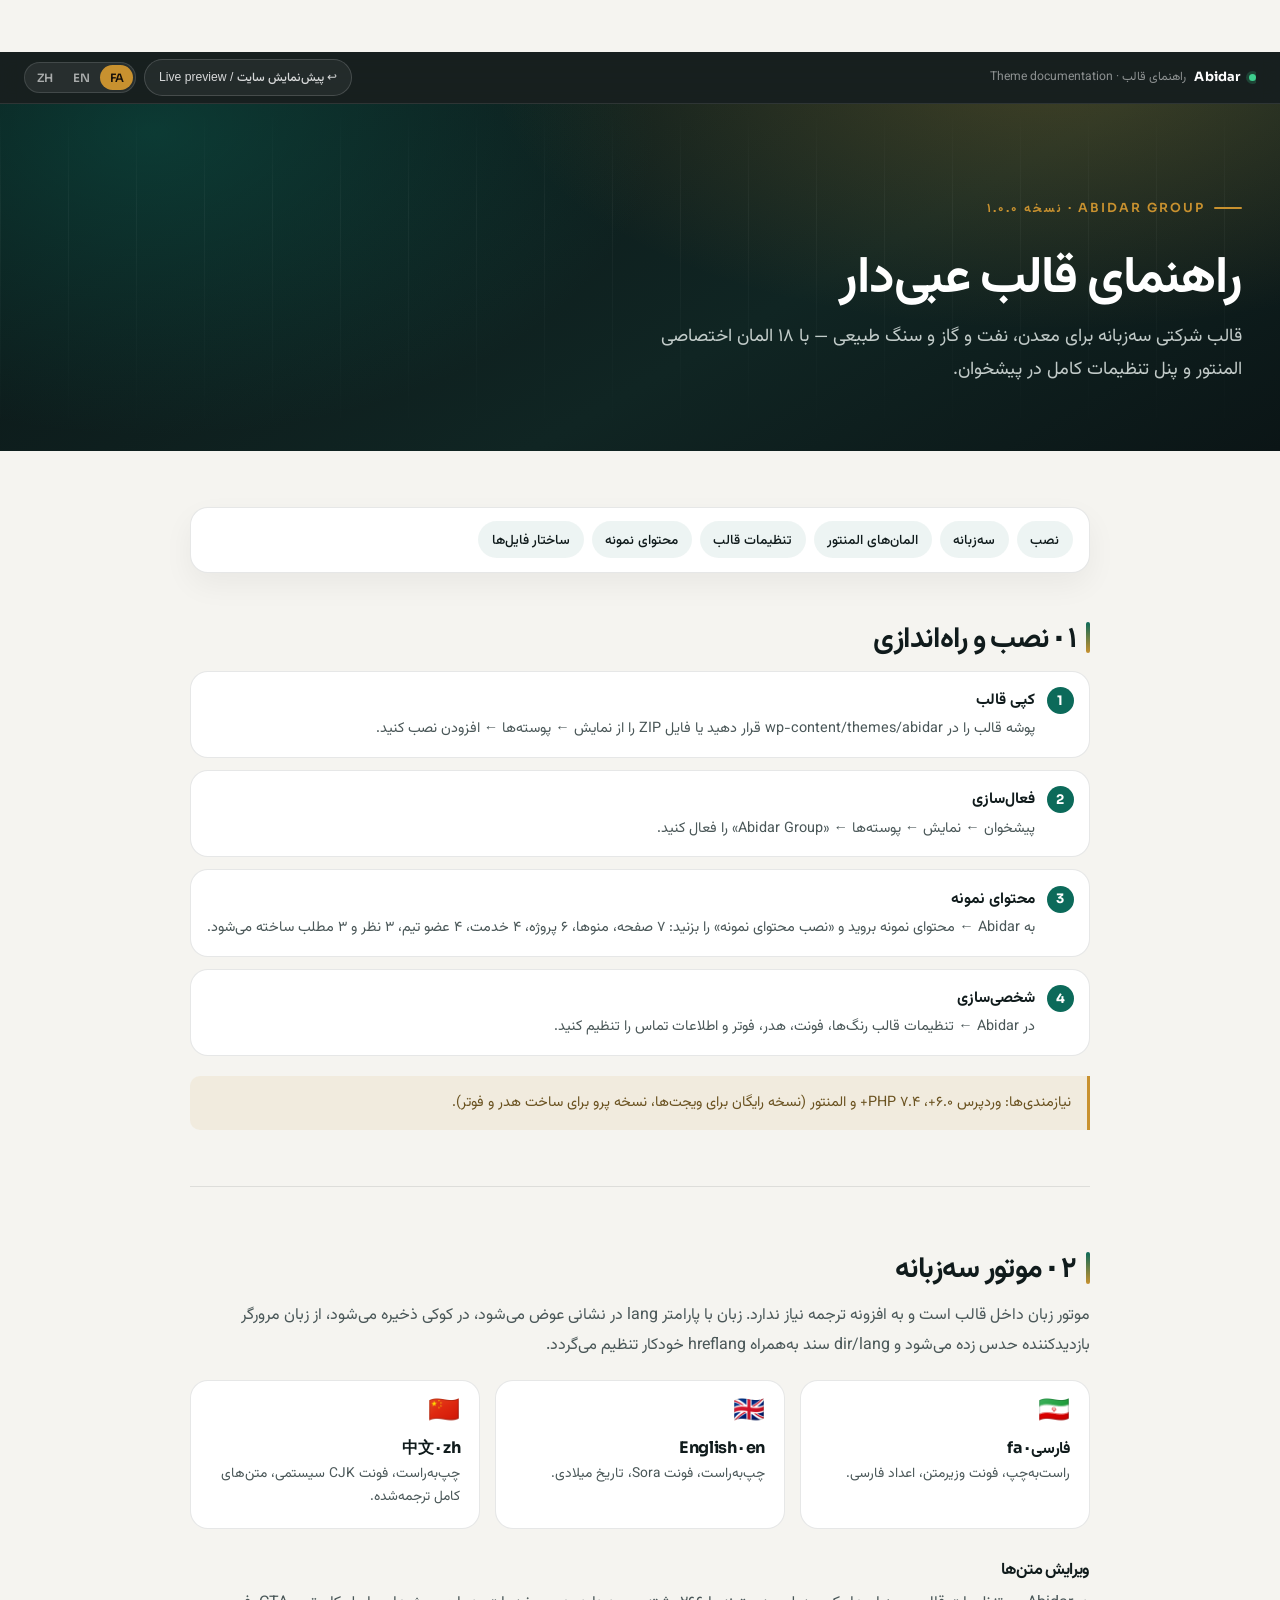
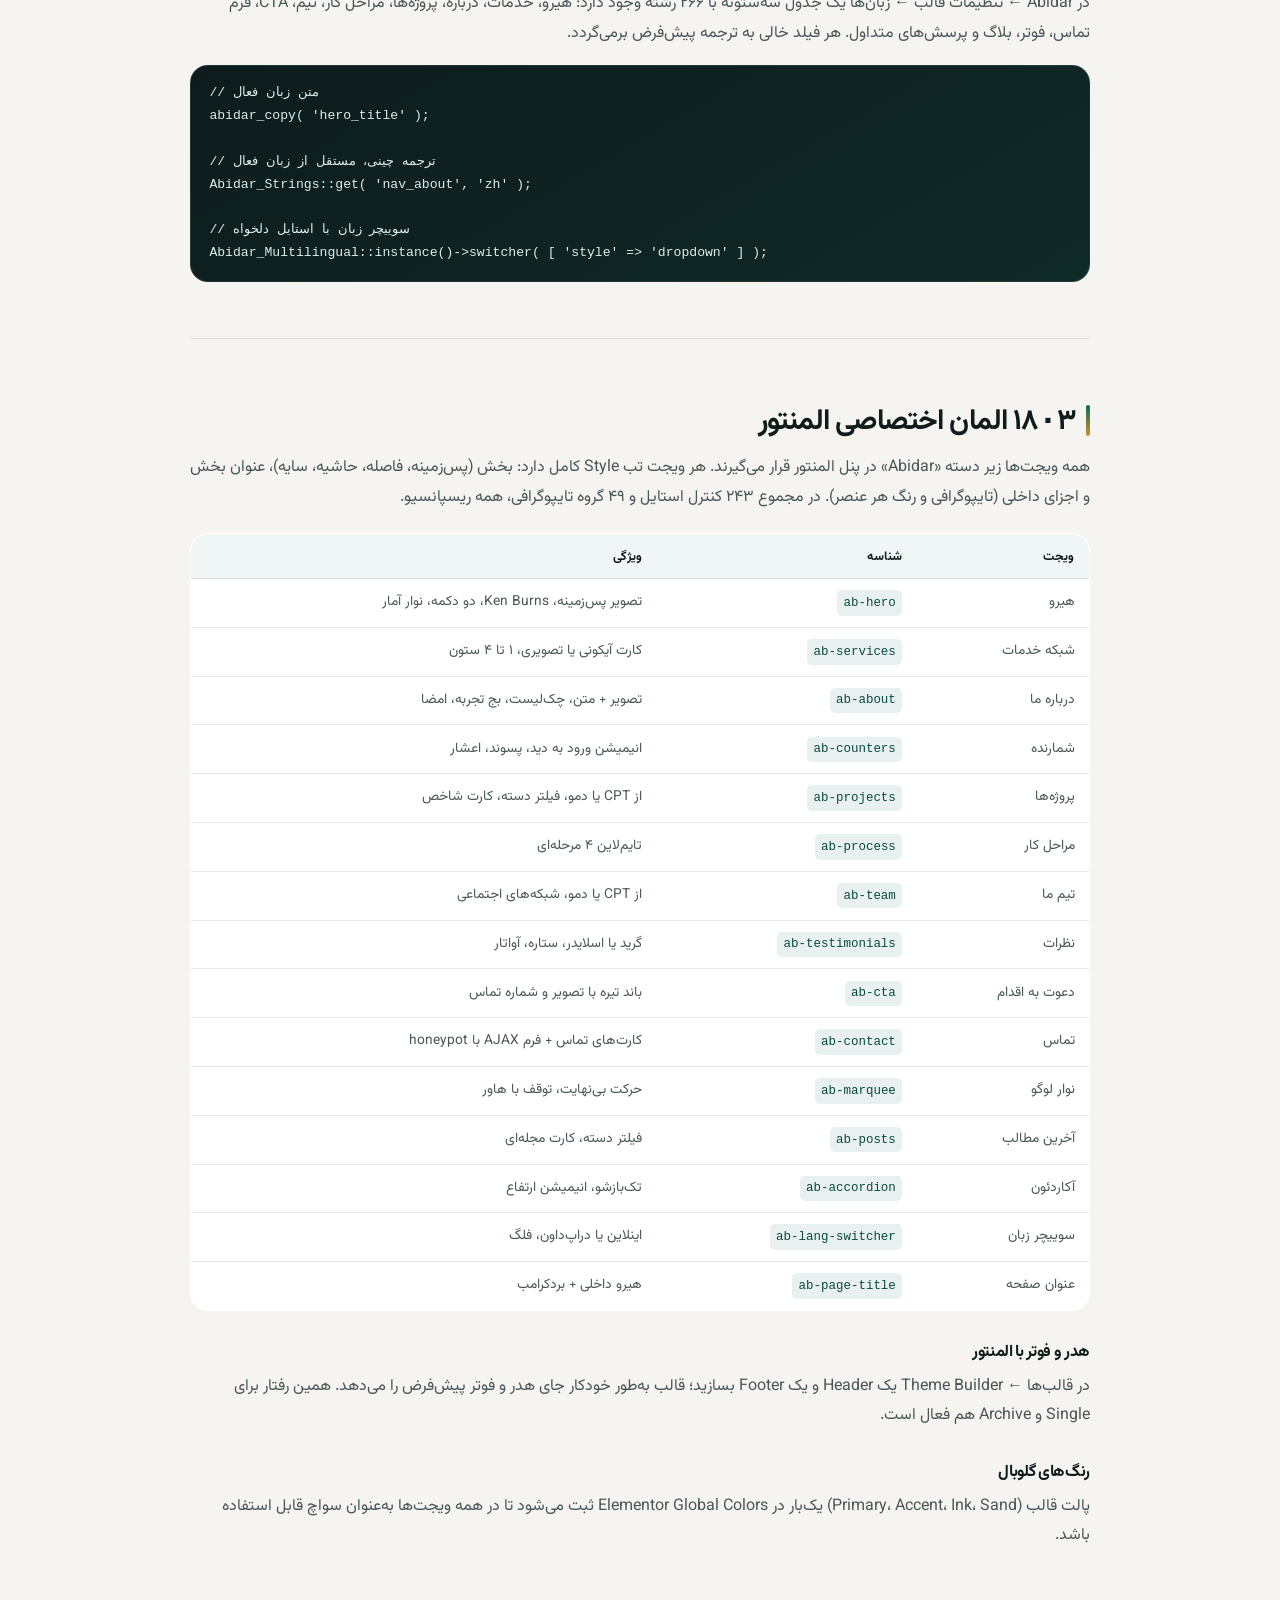
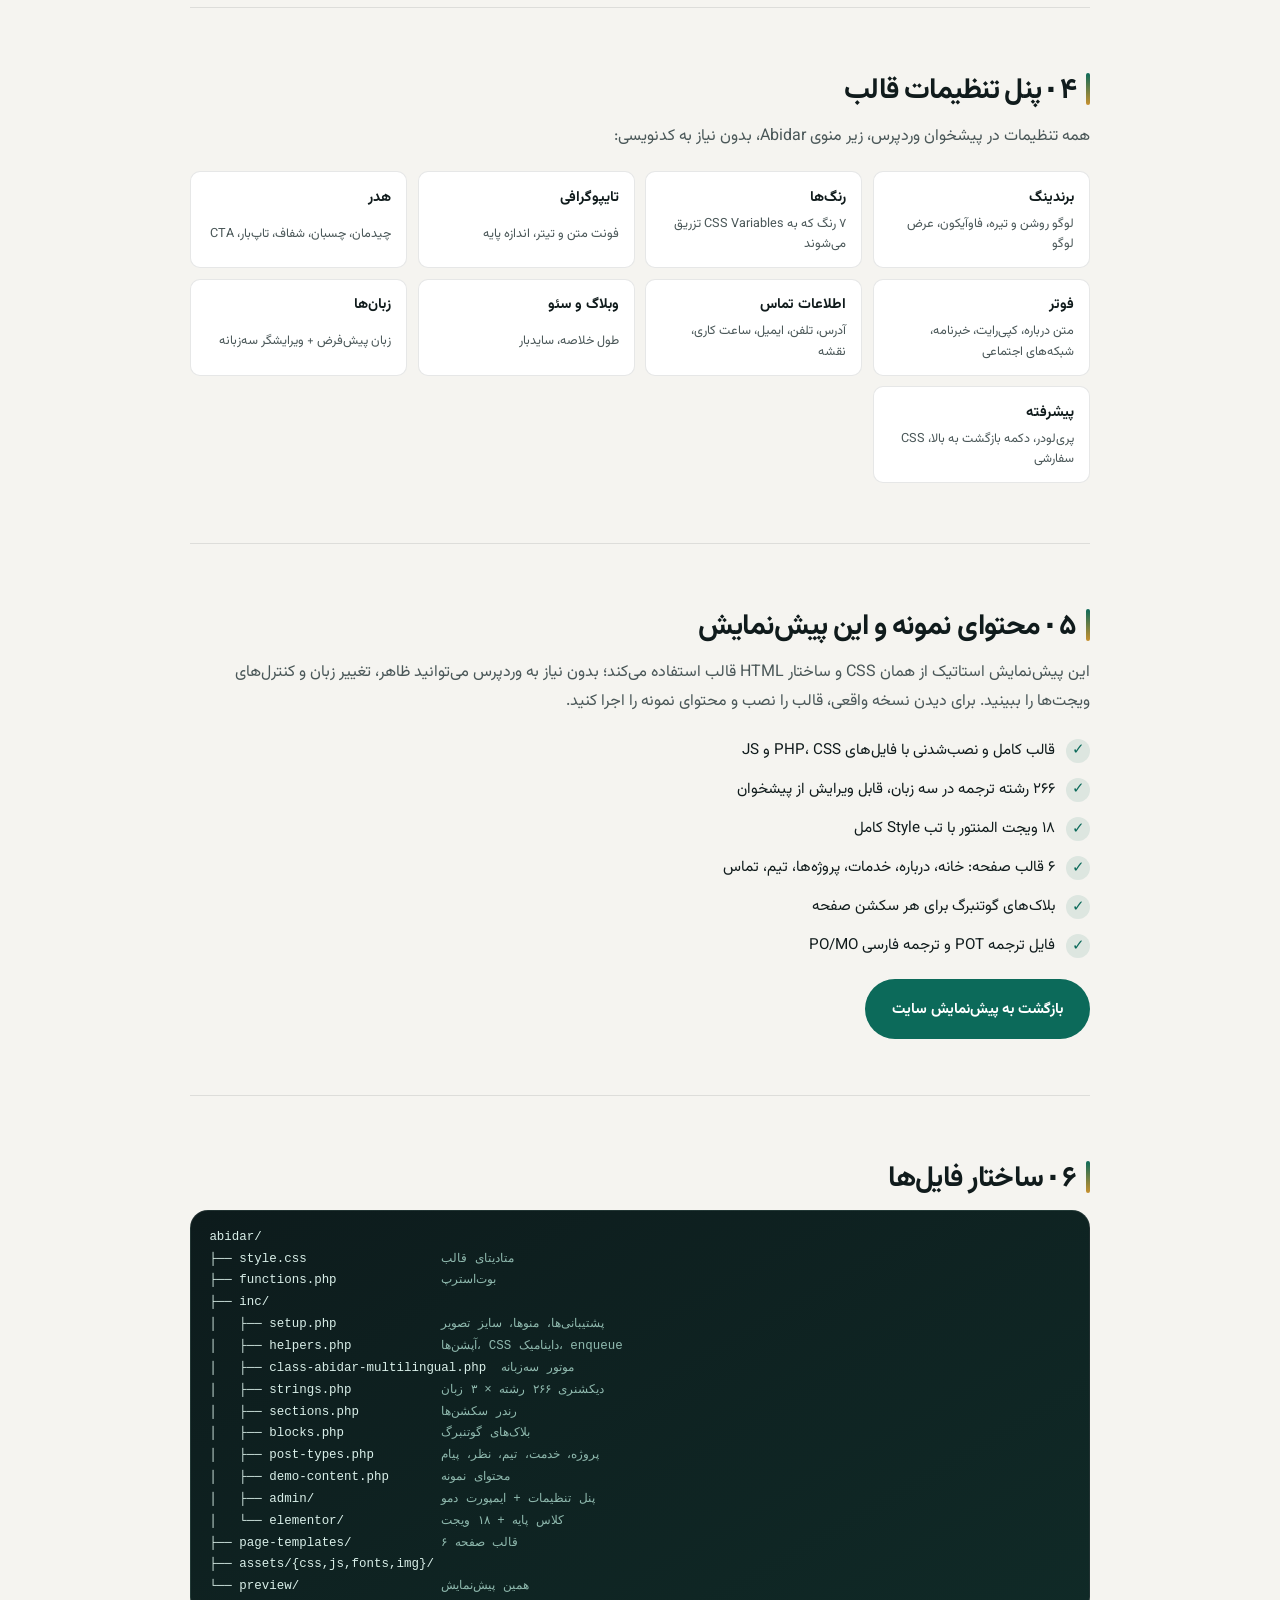
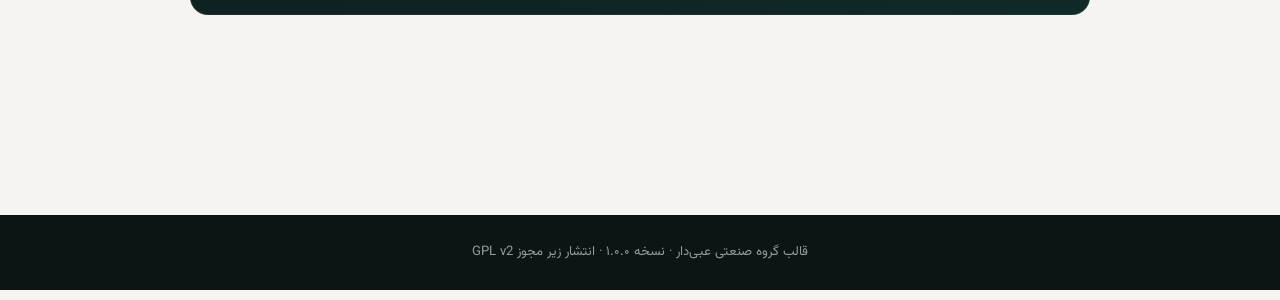
<file: preview/docs.html>
<!DOCTYPE html>
<html lang="fa-IR" dir="rtl" class="ab-locale-fa">
<head>
  <meta charset="utf-8">
  <meta name="viewport" content="width=device-width, initial-scale=1">
  <title>راهنمای قالب عبی‌دار — Abidar Theme Docs</title>
  <meta name="description" content="راهنمای نصب و استفاده از قالب وردپرس گروه عبی‌دار: موتور سه‌زبانه، ۱۸ المان المنتور، پنل تنظیمات و محتوای نمونه.">

  <link rel="stylesheet" href="../assets/css/fonts.css">
  <link rel="stylesheet" href="../assets/css/main.css">
  <link rel="stylesheet" href="../assets/css/widgets.css">
  <link rel="stylesheet" href="assets/css/preview.css">
  <link rel="stylesheet" href="assets/css/docs.css">
</head>
<body class="ab-theme ab-lang-fa ab-dir-rtl ab-docs">

<div class="ab-preview-bar">
  <div class="ab-preview-bar__inner">
    <span class="ab-preview-bar__brand">
      <span class="ab-preview-bar__dot"></span>
      <strong>Abidar</strong>
      <em data-bar-label>راهنمای قالب · Theme documentation</em>
    </span>

    <div class="ab-preview-bar__actions">
      <a class="ab-preview-bar__btn" href="index.html" data-bar-widgets>↩ پیش‌نمایش سایت / Live preview</a>
      <div class="ab-preview-bar__langs" role="group" aria-label="Language">
        <button type="button" data-lang="fa" class="is-active">FA</button>
        <button type="button" data-lang="en">EN</button>
        <button type="button" data-lang="zh">ZH</button>
      </div>
    </div>
  </div>
</div>

<header class="ab-docs-hero">
  <div class="ab-container">
    <span class="ab-eyebrow ab-eyebrow--light" data-copy="docs_eyebrow">Abidar Group · v1.0.0</span>
    <h1 data-copy="docs_title">راهنمای قالب عبی‌دار</h1>
    <p class="ab-lead" data-copy="docs_text">قالب شرکتی سه‌زبانه برای معدن، نفت و گاز و سنگ طبیعی — با ۱۸ المان اختصاصی المنتور و پنل تنظیمات کامل در پیشخوان.</p>
  </div>
</header>

<main class="ab-docs-main">
  <div class="ab-container">

    <nav class="ab-docs-toc" aria-label="فهرست">
      <ol>
        <li><a href="#install" data-copy="docs_toc_install">نصب</a></li>
        <li><a href="#languages" data-copy="docs_toc_languages">سه‌زبانه</a></li>
        <li><a href="#widgets" data-copy="docs_toc_widgets">المان‌های المنتور</a></li>
        <li><a href="#options" data-copy="docs_toc_options">تنظیمات قالب</a></li>
        <li><a href="#demo" data-copy="docs_toc_demo">محتوای نمونه</a></li>
        <li><a href="#files" data-copy="docs_toc_files">ساختار فایل‌ها</a></li>
      </ol>
    </nav>

    <!-- 1. Install -->
    <section class="ab-docs-section" id="install">
      <h2 data-copy="docs_install_title">۱ · نصب و راه‌اندازی</h2>
      <ol class="ab-docs-steps">
        <li>
          <strong data-copy="docs_install_1_t">کپی قالب</strong>
          <span data-copy="docs_install_1">پوشه قالب را در wp-content/themes/abidar قرار دهید یا فایل ZIP را از نمایش ← پوسته‌ها ← افزودن نصب کنید.</span>
        </li>
        <li>
          <strong data-copy="docs_install_2_t">فعال‌سازی</strong>
          <span data-copy="docs_install_2">پیشخوان ← نمایش ← پوسته‌ها ← «Abidar Group» را فعال کنید.</span>
        </li>
        <li>
          <strong data-copy="docs_install_3_t">محتوای نمونه</strong>
          <span data-copy="docs_install_3">به Abidar ← محتوای نمونه بروید و «نصب محتوای نمونه» را بزنید: ۷ صفحه، منوها، ۶ پروژه، ۴ خدمت، ۴ عضو تیم، ۳ نظر و ۳ مطلب ساخته می‌شود.</span>
        </li>
        <li>
          <strong data-copy="docs_install_4_t">شخصی‌سازی</strong>
          <span data-copy="docs_install_4">در Abidar ← تنظیمات قالب رنگ‌ها، فونت، هدر، فوتر و اطلاعات تماس را تنظیم کنید.</span>
        </li>
      </ol>
      <p class="ab-docs-note" data-copy="docs_requirements">نیازمندی‌ها: وردپرس ۶.۰+، PHP ۷.۴+ و المنتور (نسخه رایگان برای ویجت‌ها، نسخه پرو برای ساخت هدر و فوتر).</p>
    </section>

    <!-- 2. Languages -->
    <section class="ab-docs-section" id="languages">
      <h2 data-copy="docs_lang_title">۲ · موتور سه‌زبانه</h2>
      <p data-copy="docs_lang_text">موتور زبان داخل قالب است و به افزونه ترجمه نیاز ندارد. زبان با پارامتر lang در نشانی عوض می‌شود، در کوکی ذخیره می‌شود، از زبان مرورگر بازدیدکننده حدس زده می‌شود و dir/lang سند به‌همراه hreflang خودکار تنظیم می‌گردد.</p>

      <div class="ab-docs-grid">
        <div class="ab-docs-card">
          <span class="ab-docs-card__flag">🇮🇷</span>
          <h3>فارسی · fa</h3>
          <p data-copy="docs_lang_fa">راست‌به‌چپ، فونت وزیرمتن، اعداد فارسی.</p>
        </div>
        <div class="ab-docs-card">
          <span class="ab-docs-card__flag">🇬🇧</span>
          <h3>English · en</h3>
          <p data-copy="docs_lang_en">چپ‌به‌راست، فونت Sora، تاریخ میلادی.</p>
        </div>
        <div class="ab-docs-card">
          <span class="ab-docs-card__flag">🇨🇳</span>
          <h3>中文 · zh</h3>
          <p data-copy="docs_lang_zh">چپ‌به‌راست، فونت CJK سیستمی، متن‌های کامل ترجمه‌شده.</p>
        </div>
      </div>

      <h3 class="ab-docs-sub" data-copy="docs_lang_edit_title">ویرایش متن‌ها</h3>
      <p data-copy="docs_lang_edit">در Abidar ← تنظیمات قالب ← زبان‌ها یک جدول سه‌ستونه با ۲۶۶ رشته وجود دارد: هیرو، خدمات، درباره، پروژه‌ها، مراحل کار، تیم، CTA، فرم تماس، فوتر، بلاگ و پرسش‌های متداول. هر فیلد خالی به ترجمه پیش‌فرض برمی‌گردد.</p>

      <pre class="ab-docs-code"><code>// متن زبان فعال
abidar_copy( 'hero_title' );

// ترجمه چینی، مستقل از زبان فعال
Abidar_Strings::get( 'nav_about', 'zh' );

// سوییچر زبان با استایل دلخواه
Abidar_Multilingual::instance()->switcher( [ 'style' =&gt; 'dropdown' ] );</code></pre>
    </section>

    <!-- 3. Widgets -->
    <section class="ab-docs-section" id="widgets">
      <h2 data-copy="docs_widgets_title">۳ · ۱۸ المان اختصاصی المنتور</h2>
      <p data-copy="docs_widgets_text">همه ویجت‌ها زیر دسته «Abidar» در پنل المنتور قرار می‌گیرند و تب Style کامل دارند: تایپوگرافی، رنگ، فاصله، حاشیه، سایه و کنترل‌های ریسپانسیو.</p>

      <table class="ab-docs-table">
        <thead>
          <tr>
            <th data-copy="docs_table_widget">ویجت</th>
            <th data-copy="docs_table_id">شناسه</th>
            <th data-copy="docs_table_note">ویژگی</th>
          </tr>
        </thead>
        <tbody>
          <tr><td>هیرو</td><td><code>ab-hero</code></td><td data-copy="docs_w_hero">تصویر پس‌زمینه، Ken Burns، دو دکمه، نوار آمار</td></tr>
          <tr><td>شبکه خدمات</td><td><code>ab-services</code></td><td data-copy="docs_w_services">کارت آیکونی یا تصویری، ۱ تا ۴ ستون</td></tr>
          <tr><td>درباره ما</td><td><code>ab-about</code></td><td data-copy="docs_w_about">تصویر + متن، چک‌لیست، بج تجربه، امضا</td></tr>
          <tr><td>شمارنده</td><td><code>ab-counters</code></td><td data-copy="docs_w_counters">انیمیشن ورود به دید، پسوند، اعشار</td></tr>
          <tr><td>پروژه‌ها</td><td><code>ab-projects</code></td><td data-copy="docs_w_projects">از CPT یا دمو، فیلتر دسته، کارت شاخص</td></tr>
          <tr><td>مراحل کار</td><td><code>ab-process</code></td><td data-copy="docs_w_process">تایم‌لاین ۴ مرحله‌ای</td></tr>
          <tr><td>تیم ما</td><td><code>ab-team</code></td><td data-copy="docs_w_team">از CPT یا دمو، شبکه‌های اجتماعی</td></tr>
          <tr><td>نظرات</td><td><code>ab-testimonials</code></td><td data-copy="docs_w_testimonials">گرید یا اسلایدر، ستاره، آواتار</td></tr>
          <tr><td>دعوت به اقدام</td><td><code>ab-cta</code></td><td data-copy="docs_w_cta">باند تیره با تصویر و شماره تماس</td></tr>
          <tr><td>تماس</td><td><code>ab-contact</code></td><td data-copy="docs_w_contact">کارت‌های تماس + فرم AJAX با honeypot</td></tr>
          <tr><td>نوار لوگو</td><td><code>ab-marquee</code></td><td data-copy="docs_w_marquee">حرکت بی‌نهایت، توقف با هاور</td></tr>
          <tr><td>آخرین مطالب</td><td><code>ab-posts</code></td><td data-copy="docs_w_posts">فیلتر دسته، کارت مجله‌ای</td></tr>
          <tr><td>آکاردئون</td><td><code>ab-accordion</code></td><td data-copy="docs_w_accordion">تک‌بازشو، انیمیشن ارتفاع</td></tr>
          <tr><td>سوییچر زبان</td><td><code>ab-lang-switcher</code></td><td data-copy="docs_w_lang">اینلاین یا دراپ‌داون، فلگ</td></tr>
          <tr><td>عنوان صفحه</td><td><code>ab-page-title</code></td><td data-copy="docs_w_pagetitle">هیرو داخلی + بردکرامب</td></tr>
        </tbody>
      </table>

      <h3 class="ab-docs-sub" data-copy="docs_hf_title">هدر و فوتر با المنتور</h3>
      <p data-copy="docs_hf_text">در قالب‌ها ← Theme Builder یک Header و یک Footer بسازید؛ قالب به‌طور خودکار جای هدر و فوتر پیش‌فرض را می‌دهد. همین رفتار برای Single و Archive هم فعال است.</p>

      <h3 class="ab-docs-sub" data-copy="docs_palette_title">رنگ‌های گلوبال</h3>
      <p data-copy="docs_palette">پالت قالب (Primary، Accent، Ink، Sand) یک‌بار در Elementor Global Colors ثبت می‌شود تا در همه ویجت‌ها به‌عنوان سواچ قابل استفاده باشد.</p>
    </section>

    <!-- 4. Options -->
    <section class="ab-docs-section" id="options">
      <h2 data-copy="docs_options_title">۴ · پنل تنظیمات قالب</h2>
      <p data-copy="docs_options_text">همه تنظیمات در پیشخوان وردپرس، زیر منوی Abidar، بدون نیاز به کدنویسی:</p>

      <div class="ab-docs-grid ab-docs-grid--tight">
        <div class="ab-docs-mini"><strong data-copy="opt_branding">برندینگ</strong><span data-copy="opt_branding_d">لوگو روشن و تیره، فاوآیکون، عرض لوگو</span></div>
        <div class="ab-docs-mini"><strong data-copy="opt_colours">رنگ‌ها</strong><span data-copy="opt_colours_d">۷ رنگ که به CSS Variables تزریق می‌شوند</span></div>
        <div class="ab-docs-mini"><strong data-copy="opt_type">تایپوگرافی</strong><span data-copy="opt_type_d">فونت متن و تیتر، اندازه پایه</span></div>
        <div class="ab-docs-mini"><strong data-copy="opt_header">هدر</strong><span data-copy="opt_header_d">چیدمان، چسبان، شفاف، تاپ‌بار، CTA</span></div>
        <div class="ab-docs-mini"><strong data-copy="opt_footer">فوتر</strong><span data-copy="opt_footer_d">متن درباره، کپی‌رایت، خبرنامه، شبکه‌های اجتماعی</span></div>
        <div class="ab-docs-mini"><strong data-copy="opt_contact">اطلاعات تماس</strong><span data-copy="opt_contact_d">آدرس، تلفن، ایمیل، ساعت کاری، نقشه</span></div>
        <div class="ab-docs-mini"><strong data-copy="opt_blog">وبلاگ و سئو</strong><span data-copy="opt_blog_d">طول خلاصه، سایدبار</span></div>
        <div class="ab-docs-mini"><strong data-copy="opt_lang">زبان‌ها</strong><span data-copy="opt_lang_d">زبان پیش‌فرض + ویرایشگر سه‌زبانه</span></div>
        <div class="ab-docs-mini"><strong data-copy="opt_advanced">پیشرفته</strong><span data-copy="opt_advanced_d">پری‌لودر، دکمه بازگشت به بالا، CSS سفارشی</span></div>
      </div>
    </section>

    <!-- 5. Demo -->
    <section class="ab-docs-section" id="demo">
      <h2 data-copy="docs_demo_title">۵ · محتوای نمونه و این پیش‌نمایش</h2>
      <p data-copy="docs_demo_text">این پیش‌نمایش استاتیک از همان CSS و ساختار HTML قالب استفاده می‌کند؛ بدون نیاز به وردپرس می‌توانید ظاهر، تغییر زبان و کنترل‌های ویجت‌ها را ببینید. برای دیدن نسخه واقعی، قالب را نصب و محتوای نمونه را اجرا کنید.</p>

      <ul class="ab-checklist">
        <li><span class="ab-checklist__icon">✓</span><span data-copy="docs_demo_1">قالب کامل و نصب‌شدنی با فایل‌های PHP، CSS و JS</span></li>
        <li><span class="ab-checklist__icon">✓</span><span data-copy="docs_demo_2">۱۶۶ رشته ترجمه در سه زبان، قابل ویرایش از پیشخوان</span></li>
        <li><span class="ab-checklist__icon">✓</span><span data-copy="docs_demo_3">۱۸ ویجت المنتور با تب Style کامل</span></li>
        <li><span class="ab-checklist__icon">✓</span><span data-copy="docs_demo_4">۶ قالب صفحه: خانه، درباره، خدمات، پروژه‌ها، تیم، تماس</span></li>
        <li><span class="ab-checklist__icon">✓</span><span data-copy="docs_demo_5">بلاک‌های گوتنبرگ برای هر سکشن صفحه</span></li>
        <li><span class="ab-checklist__icon">✓</span><span data-copy="docs_demo_6">فایل ترجمه POT و ترجمه فارسی PO/MO</span></li>
      </ul>

      <p><a class="ab-btn ab-btn--primary" href="index.html" data-copy="docs_back">بازگشت به پیش‌نمایش سایت</a></p>
    </section>

    <!-- 6. Files -->
    <section class="ab-docs-section" id="files">
      <h2 data-copy="docs_files_title">۶ · ساختار فایل‌ها</h2>
      <pre class="ab-docs-code ab-docs-code--tree"><code>abidar/
├── style.css                  <span data-copy="f_tree_1">متادیتای قالب</span>
├── functions.php              <span data-copy="f_tree_2">بوت‌استرپ</span>
├── inc/
│   ├── setup.php              <span data-copy="f_tree_3">پشتیبانی‌ها، منوها، سایز تصویر</span>
│   ├── helpers.php            <span data-copy="f_tree_4">آپشن‌ها، CSS داینامیک، enqueue</span>
│   ├── class-abidar-multilingual.php  <span data-copy="f_tree_5">موتور سه‌زبانه</span>
│   ├── strings.php            <span data-copy="f_tree_6">دیکشنری ۲۶۶ رشته × ۳ زبان</span>
│   ├── sections.php           <span data-copy="f_tree_7">رندر سکشن‌ها</span>
│   ├── blocks.php             <span data-copy="f_tree_8">بلاک‌های گوتنبرگ</span>
│   ├── post-types.php         <span data-copy="f_tree_9">پروژه، خدمت، تیم، نظر، پیام</span>
│   ├── demo-content.php       <span data-copy="f_tree_10">محتوای نمونه</span>
│   ├── admin/                 <span data-copy="f_tree_11">پنل تنظیمات + ایمپورت دمو</span>
│   └── elementor/             <span data-copy="f_tree_12">کلاس پایه + ۱۸ ویجت</span>
├── page-templates/            <span data-copy="f_tree_13">۶ قالب صفحه</span>
├── assets/{css,js,fonts,img}/
└── preview/                   <span data-copy="f_tree_14">همین پیش‌نمایش</span></code></pre>
    </section>

  </div>
</main>

<footer class="ab-docs-foot">
  <div class="ab-container">
    <p data-copy="docs_footer">قالب گروه صنعتی عبی‌دار · نسخه ۱.۰.۰ · انتشار زیر مجوز GPL v2</p>
  </div>
</footer>

<script src="assets/js/data.js"></script>
<script src="assets/js/docs.js"></script>
</body>
</html>
</file>
<file: assets/css/fonts.css>
/**
 * Self-hosted webfonts — no external requests, GDPR friendly.
 * Vazirmatn (SIL OFL) covers Persian + Latin.
 * Sora (SIL OFL) is the display face for Latin headings.
 */

/* ——— Vazirmatn · Arabic subset (Persian) ——— */
@font-face {
  font-family: 'Vazirmatn';
  font-style: normal;
  font-display: swap;
  font-weight: 400;
  src: url('../fonts/vazirmatn-arabic-400-normal.woff2') format('woff2');
  unicode-range: U+0600-06FF, U+0750-077F, U+08A0-08FF, U+200C-200E, U+2010-2011, U+204F, U+2E41, U+FB50-FDFF, U+FE70-FEFC;
}
@font-face {
  font-family: 'Vazirmatn';
  font-style: normal;
  font-display: swap;
  font-weight: 500;
  src: url('../fonts/vazirmatn-arabic-500-normal.woff2') format('woff2');
  unicode-range: U+0600-06FF, U+0750-077F, U+08A0-08FF, U+200C-200E, U+2010-2011, U+204F, U+2E41, U+FB50-FDFF, U+FE70-FEFC;
}
@font-face {
  font-family: 'Vazirmatn';
  font-style: normal;
  font-display: swap;
  font-weight: 700;
  src: url('../fonts/vazirmatn-arabic-700-normal.woff2') format('woff2');
  unicode-range: U+0600-06FF, U+0750-077F, U+08A0-08FF, U+200C-200E, U+2010-2011, U+204F, U+2E41, U+FB50-FDFF, U+FE70-FEFC;
}

/* ——— Vazirmatn · Latin subset ——— */
@font-face {
  font-family: 'Vazirmatn';
  font-style: normal;
  font-display: swap;
  font-weight: 400;
  src: url('../fonts/vazirmatn-latin-400-normal.woff2') format('woff2');
  unicode-range: U+0000-00FF, U+0131, U+0152-0153, U+02BB-02BC, U+02C6, U+02DA, U+02DC, U+2000-206F, U+20AC, U+2122, U+2191, U+2193, U+2212, U+2215, U+FEFF, U+FFFD;
}
@font-face {
  font-family: 'Vazirmatn';
  font-style: normal;
  font-display: swap;
  font-weight: 700;
  src: url('../fonts/vazirmatn-latin-700-normal.woff2') format('woff2');
  unicode-range: U+0000-00FF, U+0131, U+0152-0153, U+02BB-02BC, U+02C6, U+02DA, U+02DC, U+2000-206F, U+20AC, U+2122, U+2191, U+2193, U+2212, U+2215, U+FEFF, U+FFFD;
}

/* ——— Sora · display face ——— */
@font-face {
  font-family: 'Sora';
  font-style: normal;
  font-display: swap;
  font-weight: 400;
  src: url('../fonts/sora-latin-400-normal.woff2') format('woff2');
  unicode-range: U+0000-00FF, U+0131, U+0152-0153, U+2000-206F, U+2122, U+2212;
}
@font-face {
  font-family: 'Sora';
  font-style: normal;
  font-display: swap;
  font-weight: 600;
  src: url('../fonts/sora-latin-600-normal.woff2') format('woff2');
  unicode-range: U+0000-00FF, U+0131, U+0152-0153, U+2000-206F, U+2122, U+2212;
}
@font-face {
  font-family: 'Sora';
  font-style: normal;
  font-display: swap;
  font-weight: 700;
  src: url('../fonts/sora-latin-700-normal.woff2') format('woff2');
  unicode-range: U+0000-00FF, U+0131, U+0152-0153, U+2000-206F, U+2122, U+2212;
}

/* Chinese: rely on system CJK faces to keep the theme light. */
.ab-lang-zh body,
.ab-locale-zh {
  --ab-font-body: 'PingFang SC', 'Hiragino Sans GB', 'Microsoft YaHei', 'Noto Sans SC', sans-serif;
}
</file>
<file: assets/css/main.css>
/**
 * Abidar Group — core stylesheet
 * Design system: deep teal + ochre on warm sand, generous whitespace,
 * editorial typography. All colour values come from CSS custom properties
 * injected by the theme options panel.
 */

/* ————————————————————————————————————————————————
   1. Tokens
   ———————————————————————————————————————————————— */
:root {
  --ab-primary: #0c6a5a;
  --ab-primary-dark: #084a40;
  --ab-accent: #c8912f;
  --ab-ink: #101b1c;
  --ab-body: #4a5758;
  --ab-surface: #f5f4f0;
  --ab-dark: #0b1516;
  --ab-white: #ffffff;
  --ab-line: rgba(16, 27, 28, 0.1);
  --ab-line-light: rgba(255, 255, 255, 0.14);
  --ab-font-body: 'Vazirmatn', 'Segoe UI', Tahoma, sans-serif;
  --ab-font-head: 'Sora', 'Vazirmatn', sans-serif;
  --ab-font-size: 16px;

  --ab-radius: 18px;
  --ab-radius-sm: 10px;
  --ab-radius-pill: 999px;
  --ab-shadow-sm: 0 2px 10px rgba(11, 21, 22, 0.05);
  --ab-shadow: 0 18px 48px -22px rgba(11, 21, 22, 0.35);
  --ab-shadow-lg: 0 40px 80px -40px rgba(11, 21, 22, 0.5);

  --ab-container: 1280px;
  --ab-gutter: clamp(1.15rem, 3vw, 2.5rem);
  --ab-section: clamp(4rem, 8vw, 8rem);
  --ab-ease: cubic-bezier(0.22, 1, 0.36, 1);
}

@media (prefers-color-scheme: dark) {
  /* The theme is intentionally light-first; no dark mode override. */
}

/* ————————————————————————————————————————————————
   2. Reset & base
   ———————————————————————————————————————————————— */
*,
*::before,
*::after {
  box-sizing: border-box;
}

html {
  -webkit-text-size-adjust: 100%;
  scroll-behavior: smooth;
  scroll-padding-top: 6rem;
}

body {
  margin: 0;
  font-family: var(--ab-font-body);
  font-size: var(--ab-font-size);
  line-height: 1.78;
  color: var(--ab-body);
  background: var(--ab-white);
  -webkit-font-smoothing: antialiased;
  text-rendering: optimizeLegibility;
  overflow-x: hidden;
}

img,
svg,
video {
  max-width: 100%;
  height: auto;
  display: block;
}

a {
  color: var(--ab-primary);
  text-decoration: none;
  transition: color 0.25s var(--ab-ease);
}

a:hover {
  color: var(--ab-primary-dark);
}

h1,
h2,
h3,
h4,
h5,
h6 {
  margin: 0 0 0.6em;
  font-family: var(--ab-font-head);
  font-weight: 700;
  line-height: 1.18;
  letter-spacing: -0.02em;
  color: var(--ab-ink);
  text-wrap: balance;
}

h1 { font-size: clamp(2.1rem, 4.6vw, 3.75rem); }
h2 { font-size: clamp(1.7rem, 3.2vw, 2.75rem); }
h3 { font-size: clamp(1.3rem, 2vw, 1.65rem); }
h4 { font-size: 1.15rem; }

p { margin: 0 0 1.15em; }
p:last-child { margin-bottom: 0; }

ul, ol { padding-inline-start: 1.25em; }

blockquote {
  margin: 0;
  padding-inline-start: 1.25rem;
  border-inline-start: 3px solid var(--ab-accent);
  font-size: 1.1rem;
  color: var(--ab-ink);
}

hr {
  border: 0;
  border-top: 1px solid var(--ab-line);
  margin: 2.5rem 0;
}

code, pre {
  font-family: ui-monospace, SFMono-Regular, Menlo, monospace;
  font-size: 0.9em;
}

::selection {
  background: var(--ab-primary);
  color: #fff;
}

/* Focus visibility — accessibility. */
:focus-visible {
  outline: 2px solid var(--ab-accent);
  outline-offset: 3px;
  border-radius: 4px;
}

.screen-reader-text,
.sr-only {
  position: absolute !important;
  width: 1px;
  height: 1px;
  padding: 0;
  margin: -1px;
  overflow: hidden;
  clip: rect(0, 0, 0, 0);
  white-space: nowrap;
  border: 0;
}

.ab-skip {
  position: absolute;
  inset-inline-start: 1rem;
  top: -100px;
  z-index: 9999;
  padding: 0.75rem 1.25rem;
  background: var(--ab-primary);
  color: #fff;
  border-radius: var(--ab-radius-sm);
  transition: top 0.2s;
}

.ab-skip:focus {
  top: 1rem;
  color: #fff;
}

/* ————————————————————————————————————————————————
   3. Layout helpers
   ———————————————————————————————————————————————— */
.ab-container {
  width: 100%;
  max-width: var(--ab-container);
  margin-inline: auto;
  padding-inline: var(--ab-gutter);
}

.ab-container--narrow { max-width: 880px; }
.ab-container--wide { max-width: 1560px; }

.ab-section {
  padding-block: var(--ab-section);
  position: relative;
}

.ab-section--tight { padding-block: clamp(2.5rem, 5vw, 4.5rem); }
.ab-section--surface { background: var(--ab-surface); }
.ab-section--dark { background: var(--ab-dark); color: rgba(255, 255, 255, 0.72); }
.ab-section--dark h1,
.ab-section--dark h2,
.ab-section--dark h3,
.ab-section--dark h4 { color: #fff; }

.ab-section--pattern {
  background-color: var(--ab-dark);
  background-image:
    linear-gradient(to right, rgba(11, 21, 22, 0.94), rgba(11, 21, 22, 0.72)),
    var(--ab-pattern, none);
  background-size: cover;
  background-position: center;
  color: rgba(255, 255, 255, 0.76);
}

.ab-grid { display: grid; gap: clamp(1.25rem, 2.5vw, 2rem); }
.ab-grid--2 { grid-template-columns: repeat(2, minmax(0, 1fr)); }
.ab-grid--3 { grid-template-columns: repeat(3, minmax(0, 1fr)); }
.ab-grid--4 { grid-template-columns: repeat(4, minmax(0, 1fr)); }

.ab-stack > * + * { margin-top: var(--ab-gap, 1rem); }

.ab-flex { display: flex; align-items: center; gap: 1rem; flex-wrap: wrap; }

/* ————————————————————————————————————————————————
   4. Typography utilities
   ———————————————————————————————————————————————— */
.ab-eyebrow {
  display: inline-flex;
  align-items: center;
  gap: 0.55rem;
  font-family: var(--ab-font-head);
  font-size: 0.78rem;
  font-weight: 600;
  letter-spacing: 0.16em;
  text-transform: uppercase;
  color: var(--ab-accent);
  margin-bottom: 1.1rem;
}

.ab-eyebrow::before {
  content: '';
  width: 28px;
  height: 2px;
  background: currentColor;
  border-radius: 2px;
}

.ab-eyebrow--light { color: var(--ab-accent); }

.ab-section-head {
  max-width: 720px;
  margin-bottom: clamp(2rem, 4vw, 3.5rem);
}

.ab-section-head--center {
  margin-inline: auto;
  text-align: center;
}

.ab-section-head--center .ab-eyebrow {
  justify-content: center;
}

.ab-section-head--split {
  max-width: none;
  display: flex;
  align-items: flex-end;
  justify-content: space-between;
  gap: 2rem;
  flex-wrap: wrap;
}

.ab-section-head h2 { margin-bottom: 0.5rem; }
.ab-section-head p { font-size: 1.05rem; max-width: 62ch; }

.ab-lead { font-size: clamp(1.05rem, 1.4vw, 1.2rem); line-height: 1.8; }

/* ————————————————————————————————————————————————
   5. Buttons
   ———————————————————————————————————————————————— */
.ab-btn {
  --ab-btn-bg: var(--ab-primary);
  --ab-btn-fg: #fff;
  position: relative;
  display: inline-flex;
  align-items: center;
  justify-content: center;
  gap: 0.6rem;
  padding: 0.95rem 1.6rem;
  font-family: var(--ab-font-head);
  font-size: 0.92rem;
  font-weight: 600;
  letter-spacing: 0.01em;
  color: var(--ab-btn-fg);
  background: var(--ab-btn-bg);
  border: 1px solid transparent;
  border-radius: var(--ab-radius-pill);
  cursor: pointer;
  text-decoration: none;
  transition: transform 0.3s var(--ab-ease), background 0.3s var(--ab-ease), color 0.3s var(--ab-ease), border-color 0.3s var(--ab-ease), box-shadow 0.3s var(--ab-ease);
  white-space: nowrap;
}

.ab-btn svg { flex: none; transition: transform 0.3s var(--ab-ease); }
.ab-btn:hover { color: var(--ab-btn-fg); transform: translateY(-2px); box-shadow: 0 14px 30px -16px rgba(12, 106, 90, 0.8); }
.ab-btn:hover svg { transform: translateX(3px); }
[dir='rtl'] .ab-btn:hover svg { transform: translateX(-3px); }

.ab-btn--primary { --ab-btn-bg: var(--ab-primary); }
.ab-btn--primary:hover { background: var(--ab-primary-dark); }

.ab-btn--accent { --ab-btn-bg: var(--ab-accent); --ab-btn-fg: #1a1206; }
.ab-btn--accent:hover { background: #b47f22; }

.ab-btn--ghost {
  --ab-btn-bg: transparent;
  --ab-btn-fg: var(--ab-ink);
  border-color: var(--ab-line);
}
.ab-btn--ghost:hover { background: var(--ab-ink); color: #fff; border-color: var(--ab-ink); box-shadow: none; }

.ab-btn--light {
  --ab-btn-bg: rgba(255, 255, 255, 0.08);
  --ab-btn-fg: #fff;
  border-color: rgba(255, 255, 255, 0.28);
  backdrop-filter: blur(6px);
}
.ab-btn--light:hover { background: #fff; color: var(--ab-ink); }

.ab-btn--white { --ab-btn-bg: #fff; --ab-btn-fg: var(--ab-ink); }
.ab-btn--white:hover { background: var(--ab-accent); color: #1a1206; }

.ab-btn--block { width: 100%; }
.ab-btn--sm { padding: 0.65rem 1.15rem; font-size: 0.82rem; }
.ab-btn--lg { padding: 1.15rem 2rem; font-size: 1rem; }

.ab-link-arrow {
  display: inline-flex;
  align-items: center;
  gap: 0.5rem;
  font-family: var(--ab-font-head);
  font-weight: 600;
  font-size: 0.9rem;
  color: var(--ab-primary);
}

.ab-link-arrow svg { transition: transform 0.3s var(--ab-ease); }
.ab-link-arrow:hover svg { transform: translateX(4px); }

/* Directional icons point the way the language reads. */
[dir='rtl'] .ab-icon--directional { transform: scaleX(-1); }

[dir='rtl'] .ab-link-arrow:hover .ab-icon--directional { transform: scaleX(-1) translateX(4px); }
[dir='rtl'] .ab-btn:hover .ab-icon--directional { transform: scaleX(-1) translateX(-3px); }

.ab-icon-btn {
  display: inline-flex;
  align-items: center;
  justify-content: center;
  width: 42px;
  height: 42px;
  border-radius: 50%;
  border: 1px solid var(--ab-line);
  background: transparent;
  color: var(--ab-ink);
  cursor: pointer;
  transition: background 0.25s, color 0.25s, border-color 0.25s;
}

.ab-icon-btn:hover { background: var(--ab-primary); border-color: var(--ab-primary); color: #fff; }

/* ————————————————————————————————————————————————
   6. Header
   ———————————————————————————————————————————————— */
.ab-header {
  position: relative;
  z-index: 100;
  background: #fff;
  transition: background 0.3s var(--ab-ease), box-shadow 0.3s var(--ab-ease);
}

.ab-header.is-sticky {
  position: fixed;
  inset-inline: 0;
  top: 0;
  background: rgba(255, 255, 255, 0.92);
  backdrop-filter: blur(14px) saturate(1.4);
  box-shadow: 0 1px 0 var(--ab-line), 0 12px 30px -24px rgba(11, 21, 22, 0.6);
  animation: ab-slide-down 0.35s var(--ab-ease);
}

@keyframes ab-slide-down {
  from { transform: translateY(-100%); }
  to { transform: translateY(0); }
}

.ab-topbar {
  background: var(--ab-dark);
  color: rgba(255, 255, 255, 0.66);
  font-size: 0.78rem;
  letter-spacing: 0.01em;
}

.ab-topbar__inner {
  display: flex;
  align-items: center;
  justify-content: space-between;
  gap: 1.5rem;
  min-height: 42px;
  flex-wrap: wrap;
}

.ab-topbar__right { display: flex; align-items: center; gap: 1.25rem; flex-wrap: wrap; }
.ab-topbar__left { display: flex; align-items: center; gap: 1rem; }

.ab-topbar__link {
  display: inline-flex;
  align-items: center;
  gap: 0.42rem;
  color: inherit;
}
.ab-topbar__link:hover { color: var(--ab-accent); }
.ab-topbar__link svg { opacity: 0.7; }

.ab-topbar__note {
  display: inline-flex;
  align-items: center;
  gap: 0.5rem;
}

.ab-topbar__note::before {
  content: '';
  width: 6px;
  height: 6px;
  border-radius: 50%;
  background: var(--ab-accent);
  box-shadow: 0 0 0 3px rgba(200, 145, 47, 0.18);
}

.ab-header__bar { border-bottom: 1px solid var(--ab-line); }

.ab-header__inner {
  display: flex;
  align-items: center;
  gap: clamp(1rem, 3vw, 2.5rem);
  min-height: 82px;
}

.ab-header__brand { flex: none; }

.ab-header--centered .ab-header__inner { flex-direction: column; gap: 0.75rem; padding-block: 1rem; }
.ab-header--centered .ab-nav__list { justify-content: center; }

.ab-header--split .ab-header__inner { justify-content: space-between; }
.ab-header--split .ab-header__brand { position: absolute; inset-inline-start: 50%; transform: translateX(-50%); }
[dir='rtl'] .ab-header--split .ab-header__brand { transform: translateX(50%); }
.ab-header--split .ab-header__inner { position: relative; }

.ab-header__actions {
  display: flex;
  align-items: center;
  gap: 0.6rem;
  margin-inline-start: auto;
}

.ab-header--split .ab-header__actions { margin-inline-start: 0; }

/* Logo */
.ab-logo {
  display: inline-flex;
  align-items: center;
  gap: 0.7rem;
  color: var(--ab-ink);
}

.ab-logo__mark {
  display: inline-flex;
  align-items: center;
  justify-content: center;
  width: 44px;
  height: 44px;
  border-radius: 13px;
  background: linear-gradient(140deg, var(--ab-primary), var(--ab-primary-dark));
  color: #fff;
  box-shadow: 0 10px 24px -14px rgba(12, 106, 90, 0.9);
}

.ab-logo__text { display: flex; flex-direction: column; line-height: 1.12; }

.ab-logo__name {
  font-family: var(--ab-font-head);
  font-size: 1.12rem;
  font-weight: 700;
  letter-spacing: -0.02em;
  color: var(--ab-ink);
}

.ab-logo__tag {
  font-size: 0.66rem;
  letter-spacing: 0.14em;
  text-transform: uppercase;
  color: var(--ab-body);
  opacity: 0.72;
}

.ab-logo__img { width: var(--ab-logo-w, 148px); height: auto; }

/* Primary nav */
.ab-nav__list {
  display: flex;
  align-items: center;
  gap: clamp(0.35rem, 1.4vw, 1.1rem);
  margin: 0;
  padding: 0;
  list-style: none;
}

.ab-nav__item { position: relative; }

.ab-nav__link {
  display: inline-flex;
  align-items: center;
  gap: 0.3rem;
  padding: 0.55rem 0.65rem;
  font-size: 0.9rem;
  font-weight: 500;
  color: var(--ab-ink);
  border-radius: 8px;
  transition: color 0.2s;
}

.ab-nav__link::after {
  content: '';
  position: absolute;
  inset-inline-start: 0.65rem;
  inset-inline-end: 0.65rem;
  bottom: 0.28rem;
  height: 1.5px;
  background: var(--ab-primary);
  transform: scaleX(0);
  transform-origin: var(--ab-origin, left);
  transition: transform 0.32s var(--ab-ease);
}

[dir='rtl'] .ab-nav__link::after { transform-origin: right; }

.ab-nav__link:hover,
.ab-nav__item.current-menu-item > .ab-nav__link,
.ab-nav__item.current-menu-ancestor > .ab-nav__link { color: var(--ab-primary); }

.ab-nav__link:hover::after,
.ab-nav__item.current-menu-item > .ab-nav__link::after { transform: scaleX(1); }

.ab-nav__caret { display: inline-flex; transition: transform 0.25s; opacity: 0.55; }
.ab-nav__item:hover > .ab-nav__link .ab-nav__caret { transform: rotate(180deg); }

/* Dropdown */
.ab-nav .sub-menu {
  position: absolute;
  top: calc(100% + 10px);
  inset-inline-start: 0;
  min-width: 240px;
  padding: 0.6rem;
  margin: 0;
  list-style: none;
  background: #fff;
  border-radius: 14px;
  box-shadow: 0 24px 60px -24px rgba(11, 21, 22, 0.4), 0 0 0 1px var(--ab-line);
  opacity: 0;
  visibility: hidden;
  transform: translateY(8px);
  transition: opacity 0.25s var(--ab-ease), transform 0.25s var(--ab-ease), visibility 0.25s;
  z-index: 20;
}

.ab-nav__item:hover > .sub-menu,
.ab-nav__item:focus-within > .sub-menu {
  opacity: 1;
  visibility: visible;
  transform: translateY(0);
}

.ab-nav .sub-menu .ab-nav__link {
  display: block;
  padding: 0.55rem 0.75rem;
  font-size: 0.85rem;
  border-radius: 8px;
}

.ab-nav .sub-menu .ab-nav__link:hover { background: var(--ab-surface); }
.ab-nav .sub-menu .ab-nav__link::after { display: none; }

/* Language switcher */
.ab-lang { position: relative; }

.ab-lang__menu {
  display: flex;
  align-items: center;
  gap: 0.2rem;
  margin: 0;
  padding: 0;
  list-style: none;
}

.ab-lang--dropdown .ab-lang__menu {
  position: absolute;
  top: calc(100% + 10px);
  inset-inline-end: 0;
  flex-direction: column;
  align-items: stretch;
  min-width: 172px;
  padding: 0.5rem;
  background: #fff;
  border-radius: 14px;
  box-shadow: 0 24px 60px -24px rgba(11, 21, 22, 0.4), 0 0 0 1px var(--ab-line);
  opacity: 0;
  visibility: hidden;
  transform: translateY(6px);
  transition: 0.22s var(--ab-ease);
  z-index: 30;
}

.ab-lang--dropdown.is-open .ab-lang__menu {
  opacity: 1;
  visibility: visible;
  transform: translateY(0);
}

.ab-lang__toggle {
  display: inline-flex;
  align-items: center;
  gap: 0.35rem;
  padding: 0.4rem 0.6rem;
  font-family: var(--ab-font-head);
  font-size: 0.78rem;
  font-weight: 600;
  color: var(--ab-ink);
  background: transparent;
  border: 1px solid var(--ab-line);
  border-radius: var(--ab-radius-pill);
  cursor: pointer;
}

.ab-lang__toggle:hover { border-color: var(--ab-primary); color: var(--ab-primary); }

.ab-lang__item a {
  display: flex;
  align-items: center;
  gap: 0.5rem;
  padding: 0.42rem 0.7rem;
  font-size: 0.8rem;
  font-weight: 500;
  color: var(--ab-body);
  border-radius: 8px;
  white-space: nowrap;
}

.ab-lang__item a:hover { background: var(--ab-surface); color: var(--ab-primary); }
.ab-lang__item.is-current a { color: var(--ab-primary); background: rgba(12, 106, 90, 0.08); }

.ab-lang--inline .ab-lang__menu { gap: 0.15rem; }
.ab-lang--inline .ab-lang__item a { padding: 0.3rem 0.5rem; font-size: 0.78rem; letter-spacing: 0.04em; }

.ab-topbar .ab-lang__toggle { border-color: rgba(255, 255, 255, 0.2); color: rgba(255, 255, 255, 0.8); }
.ab-topbar .ab-lang__item a { color: rgba(255, 255, 255, 0.7); }
.ab-topbar .ab-lang--dropdown .ab-lang__menu { background: var(--ab-dark); }

.ab-lang__menu .ab-lang__menu { position: static; }

/* Search panel */
.ab-search-panel {
  position: absolute;
  inset-inline: 0;
  top: 100%;
  background: #fff;
  border-bottom: 1px solid var(--ab-line);
  box-shadow: 0 30px 60px -40px rgba(11, 21, 22, 0.5);
  padding-block: 1.5rem;
  z-index: 60;
}

.ab-search-panel__close {
  position: absolute;
  top: 50%;
  inset-inline-end: calc(var(--ab-gutter) + 0.25rem);
  transform: translateY(-50%);
  background: none;
  border: 0;
  color: var(--ab-ink);
  cursor: pointer;
}

.ab-search-form { display: flex; align-items: center; gap: 0.75rem; border-bottom: 1px solid var(--ab-line); padding-bottom: 0.75rem; }

.ab-search-form input[type='search'] {
  flex: 1;
  border: 0;
  background: transparent;
  font-size: 1.25rem;
  font-family: var(--ab-font-head);
  color: var(--ab-ink);
  padding: 0.35rem 0;
}

.ab-search-form input[type='search']:focus { outline: none; }

.ab-search-form button {
  border: 0;
  background: var(--ab-primary);
  color: #fff;
  width: 44px;
  height: 44px;
  border-radius: 50%;
  display: inline-flex;
  align-items: center;
  justify-content: center;
  cursor: pointer;
}

/* Burger */
.ab-burger {
  display: none;
  flex-direction: column;
  justify-content: center;
  gap: 5px;
  width: 44px;
  height: 44px;
  padding: 0 10px;
  background: transparent;
  border: 1px solid var(--ab-line);
  border-radius: 50%;
  cursor: pointer;
}

.ab-burger span {
  display: block;
  height: 1.6px;
  width: 100%;
  background: var(--ab-ink);
  border-radius: 2px;
  transition: transform 0.3s var(--ab-ease), opacity 0.2s;
}

.ab-burger.is-active span:nth-child(1) { transform: translateY(6.6px) rotate(45deg); }
.ab-burger.is-active span:nth-child(2) { opacity: 0; }
.ab-burger.is-active span:nth-child(3) { transform: translateY(-6.6px) rotate(-45deg); }

/* Mobile drawer */
.ab-mobile-nav {
  position: fixed;
  inset: 0;
  z-index: 200;
  background: #fff;
  padding: 1.5rem;
  overflow-y: auto;
  display: flex;
  flex-direction: column;
  gap: 1.5rem;
  transform: translateX(100%);
  transition: transform 0.4s var(--ab-ease);
}

[dir='rtl'] .ab-mobile-nav { transform: translateX(-100%); }

.ab-mobile-nav.is-open { transform: translateX(0); }

.ab-mobile-nav__head { display: flex; align-items: center; justify-content: space-between; }

.ab-mobile-nav__close {
  width: 44px;
  height: 44px;
  display: inline-flex;
  align-items: center;
  justify-content: center;
  border-radius: 50%;
  border: 1px solid var(--ab-line);
  background: transparent;
  cursor: pointer;
  color: var(--ab-ink);
}

.ab-mobile-nav__list { list-style: none; margin: 0; padding: 0; }

.ab-mobile-nav__list > li { border-bottom: 1px solid var(--ab-line); }

.ab-mobile-nav__list .ab-nav__link {
  display: flex;
  justify-content: space-between;
  padding: 0.95rem 0;
  font-family: var(--ab-font-head);
  font-size: 1.05rem;
  font-weight: 600;
}

.ab-mobile-nav__list .ab-nav__link::after { display: none; }

.ab-mobile-nav__list .sub-menu {
  list-style: none;
  margin: 0;
  padding: 0 0 0.75rem 1rem;
}

[dir='rtl'] .ab-mobile-nav__list .sub-menu { padding-inline: 1rem 0; }

.ab-mobile-nav__list .sub-menu .ab-nav__link {
  font-size: 0.92rem;
  font-weight: 500;
  padding: 0.5rem 0;
  color: var(--ab-body);
}

.ab-mobile-nav__footer { margin-top: auto; display: flex; flex-direction: column; gap: 1.1rem; padding-top: 1rem; }
.ab-mobile-nav__footer .ab-social { justify-content: center; }

/* Transparent header variant */
.ab-transparent-header .ab-header:not(.is-sticky) {
  position: absolute;
  inset-inline: 0;
  top: 0;
  background: transparent;
}

.ab-transparent-header .ab-header:not(.is-sticky) .ab-header__bar { border-color: rgba(255, 255, 255, 0.16); }
.ab-transparent-header .ab-header:not(.is-sticky) .ab-nav__link,
.ab-transparent-header .ab-header:not(.is-sticky) .ab-logo__name,
.ab-transparent-header .ab-header:not(.is-sticky) .ab-lang__toggle,
.ab-transparent-header .ab-header:not(.is-sticky) .ab-icon-btn { color: #fff; }
.ab-transparent-header .ab-header:not(.is-sticky) .ab-logo__tag { color: rgba(255, 255, 255, 0.6); }
.ab-transparent-header .ab-header:not(.is-sticky) .ab-nav__link::after { background: var(--ab-accent); }
.ab-transparent-header .ab-header:not(.is-sticky) .ab-lang__toggle,
.ab-transparent-header .ab-header:not(.is-sticky) .ab-icon-btn,
.ab-transparent-header .ab-header:not(.is-sticky) .ab-burger { border-color: rgba(255, 255, 255, 0.28); }
.ab-transparent-header .ab-header:not(.is-sticky) .ab-burger span { background: #fff; }
.ab-transparent-header .ab-header:not(.is-sticky) .ab-logo__mark { background: rgba(255, 255, 255, 0.14); backdrop-filter: blur(6px); }

/* ————————————————————————————————————————————————
   7. Hero
   ———————————————————————————————————————————————— */
.ab-hero {
  position: relative;
  min-height: min(92vh, 900px);
  display: flex;
  align-items: flex-end;
  padding-block: clamp(6rem, 12vh, 10rem) clamp(4rem, 8vh, 7rem);
  color: rgba(255, 255, 255, 0.82);
  overflow: hidden;
  background: var(--ab-dark);
}

.ab-hero__bg {
  position: absolute;
  inset: 0;
  z-index: 0;
}

.ab-hero__bg img,
.ab-hero__bg video {
  width: 100%;
  height: 100%;
  object-fit: cover;
  transform: scale(1.04);
  animation: ab-kenburns 22s ease-in-out infinite alternate;
}

@keyframes ab-kenburns {
  from { transform: scale(1.02) translate3d(0, 0, 0); }
  to { transform: scale(1.1) translate3d(1.2%, -1.4%, 0); }
}

.ab-hero__bg::after {
  content: '';
  position: absolute;
  inset: 0;
  background:
    linear-gradient(180deg, rgba(9, 18, 19, 0.72) 0%, rgba(9, 18, 19, 0.24) 38%, rgba(9, 18, 19, 0.88) 100%),
    linear-gradient(96deg, rgba(9, 18, 19, 0.72), transparent 62%);
}

[dir='rtl'] .ab-hero__bg::after {
  background:
    linear-gradient(180deg, rgba(9, 18, 19, 0.72) 0%, rgba(9, 18, 19, 0.24) 38%, rgba(9, 18, 19, 0.88) 100%),
    linear-gradient(264deg, rgba(9, 18, 19, 0.72), transparent 62%);
}

.ab-hero__inner {
  position: relative;
  z-index: 2;
  width: 100%;
}

.ab-hero__content { max-width: 810px; }

.ab-hero__title {
  color: #fff;
  font-size: clamp(2.1rem, 5vw, 4.1rem);
  line-height: 1.08;
  letter-spacing: -0.03em;
  margin-bottom: 1.1rem;
}

.ab-hero__title em {
  font-style: normal;
  color: var(--ab-accent);
}

.ab-hero__text {
  font-size: clamp(1rem, 1.5vw, 1.15rem);
  max-width: 60ch;
  color: rgba(255, 255, 255, 0.78);
  margin-bottom: 2rem;
}

.ab-hero__actions { display: flex; flex-wrap: wrap; gap: 0.85rem; align-items: center; }

.ab-hero__scroll {
  position: absolute;
  inset-inline-end: var(--ab-gutter);
  bottom: 2rem;
  z-index: 3;
  display: flex;
  align-items: center;
  gap: 0.6rem;
  font-size: 0.7rem;
  letter-spacing: 0.2em;
  text-transform: uppercase;
  color: rgba(255, 255, 255, 0.6);
  writing-mode: vertical-rl;
}

.ab-hero__scroll::after {
  content: '';
  width: 1px;
  height: 48px;
  background: linear-gradient(to bottom, rgba(255, 255, 255, 0.6), transparent);
  animation: ab-scroll-line 2s var(--ab-ease) infinite;
}

@keyframes ab-scroll-line {
  0% { transform: scaleY(0); transform-origin: top; }
  50% { transform: scaleY(1); transform-origin: top; }
  51% { transform: scaleY(1); transform-origin: bottom; }
  100% { transform: scaleY(0); transform-origin: bottom; }
}

/* Hero stats strip */
.ab-hero__stats {
  position: relative;
  z-index: 3;
  margin-top: clamp(2.5rem, 5vw, 4rem);
  display: grid;
  grid-template-columns: repeat(4, minmax(0, 1fr));
  gap: 1px;
  background: rgba(255, 255, 255, 0.14);
  border-radius: var(--ab-radius);
  overflow: hidden;
  border: 1px solid rgba(255, 255, 255, 0.16);
  backdrop-filter: blur(10px);
}

.ab-hero__stat {
  padding: 1.35rem 1.4rem;
  background: rgba(11, 21, 22, 0.42);
}

.ab-hero__stat-num {
  display: block;
  font-family: var(--ab-font-head);
  font-size: clamp(1.6rem, 2.6vw, 2.15rem);
  font-weight: 700;
  line-height: 1;
  color: #fff;
  letter-spacing: -0.02em;
}

.ab-hero__stat-label {
  display: block;
  margin-top: 0.4rem;
  font-size: 0.78rem;
  letter-spacing: 0.02em;
  color: rgba(255, 255, 255, 0.62);
}

/* ————————————————————————————————————————————————
   8. Marquee / clients
   ———————————————————————————————————————————————— */
.ab-marquee {
  overflow: hidden;
  position: relative;
  padding-block: 1.5rem;
  -webkit-mask-image: linear-gradient(90deg, transparent, #000 8%, #000 92%, transparent);
  mask-image: linear-gradient(90deg, transparent, #000 8%, #000 92%, transparent);
}

.ab-marquee__track {
  display: flex;
  align-items: center;
  gap: clamp(2rem, 5vw, 4rem);
  width: max-content;
  animation: ab-marquee var(--ab-marquee-duration, 38s) linear infinite;
}

.ab-marquee:hover .ab-marquee__track { animation-play-state: paused; }

@keyframes ab-marquee {
  from { transform: translateX(0); }
  to { transform: translateX(-50%); }
}

[dir='rtl'] .ab-marquee__track { animation-direction: reverse; }

.ab-marquee__item {
  display: inline-flex;
  align-items: center;
  gap: 0.5rem;
  font-family: var(--ab-font-head);
  font-size: 1rem;
  font-weight: 600;
  letter-spacing: 0.02em;
  color: var(--ab-ink);
  opacity: 0.42;
  transition: opacity 0.3s;
  white-space: nowrap;
}

.ab-marquee__item:hover { opacity: 0.9; }
.ab-marquee__item svg { opacity: 0.7; }

.ab-section--dark .ab-marquee__item { color: #fff; opacity: 0.34; }

/* ————————————————————————————————————————————————
   9. Cards: service / project / team / post
   ———————————————————————————————————————————————— */
.ab-card {
  position: relative;
  display: flex;
  flex-direction: column;
  background: #fff;
  border: 1px solid var(--ab-line);
  border-radius: var(--ab-radius);
  overflow: hidden;
  transition: transform 0.4s var(--ab-ease), box-shadow 0.4s var(--ab-ease), border-color 0.4s;
  height: 100%;
}

.ab-card:hover {
  transform: translateY(-5px);
  box-shadow: var(--ab-shadow);
  border-color: transparent;
}

/* Service card */
.ab-service {
  padding: clamp(1.5rem, 2.4vw, 2.2rem);
  gap: 0.85rem;
}

.ab-service__icon {
  display: inline-flex;
  align-items: center;
  justify-content: center;
  width: 58px;
  height: 58px;
  border-radius: 16px;
  background: rgba(12, 106, 90, 0.08);
  color: var(--ab-primary);
  transition: background 0.35s, color 0.35s, transform 0.35s var(--ab-ease);
}

.ab-service:hover .ab-service__icon {
  background: var(--ab-primary);
  color: #fff;
  transform: rotate(-4deg) scale(1.04);
}

.ab-service__title { font-size: 1.2rem; margin: 0.35rem 0 0; }
.ab-service__text { font-size: 0.94rem; margin: 0; }

.ab-service__list {
  list-style: none;
  margin: 0.35rem 0 0;
  padding: 0;
  display: flex;
  flex-direction: column;
  gap: 0.45rem;
  font-size: 0.86rem;
}

.ab-service__list li { display: flex; align-items: center; gap: 0.5rem; }
.ab-service__list svg { color: var(--ab-accent); flex: none; }

.ab-service__more {
  margin-top: auto;
  padding-top: 1rem;
  display: inline-flex;
  align-items: center;
  gap: 0.45rem;
  font-family: var(--ab-font-head);
  font-size: 0.82rem;
  font-weight: 600;
  color: var(--ab-primary);
}

.ab-service__num {
  position: absolute;
  top: 1.25rem;
  inset-inline-end: 1.5rem;
  font-family: var(--ab-font-head);
  font-size: 2.4rem;
  font-weight: 700;
  color: var(--ab-ink);
  opacity: 0.06;
  line-height: 1;
}

/* Image service variant */
.ab-service--image { padding: 0; }
.ab-service--image .ab-service__media { position: relative; aspect-ratio: 16 / 10; overflow: hidden; }
.ab-service--image .ab-service__media img { width: 100%; height: 100%; object-fit: cover; transition: transform 0.7s var(--ab-ease); }
.ab-service--image:hover .ab-service__media img { transform: scale(1.06); }
.ab-service--image .ab-service__body { padding: 2.4rem 1.5rem 1.6rem; display: flex; flex-direction: column; gap: 0.7rem; }
.ab-service--image .ab-service__icon { position: absolute; bottom: -24px; inset-inline-start: 1.5rem; background: #fff; box-shadow: var(--ab-shadow-sm); }

/* Project card */
.ab-project {
  position: relative;
  overflow: hidden;
  border-radius: var(--ab-radius);
  background: var(--ab-dark);
  min-height: 340px;
  display: flex;
  align-items: flex-end;
  isolation: isolate;
}

.ab-project img {
  position: absolute;
  inset: 0;
  width: 100%;
  height: 100%;
  object-fit: cover;
  z-index: -2;
  transition: transform 0.8s var(--ab-ease);
}

.ab-project::after {
  content: '';
  position: absolute;
  inset: 0;
  z-index: -1;
  background: linear-gradient(180deg, rgba(9, 18, 19, 0) 24%, rgba(9, 18, 19, 0.55) 58%, rgba(9, 18, 19, 0.94) 100%);
  transition: opacity 0.4s;
}

.ab-project:hover img { transform: scale(1.06); }

.ab-project__body { padding: clamp(1.25rem, 2vw, 1.75rem); width: 100%; color: rgba(255, 255, 255, 0.76); }

.ab-project__cat {
  display: inline-flex;
  padding: 0.3rem 0.7rem;
  margin-bottom: 0.7rem;
  font-size: 0.7rem;
  font-weight: 600;
  letter-spacing: 0.1em;
  text-transform: uppercase;
  color: #fff;
  background: rgba(255, 255, 255, 0.16);
  border: 1px solid rgba(255, 255, 255, 0.2);
  border-radius: var(--ab-radius-pill);
  backdrop-filter: blur(6px);
}

.ab-project__title { color: #fff; font-size: 1.25rem; margin: 0 0 0.3rem; }

.ab-project__excerpt {
  font-size: 0.88rem;
  margin: 0;
  max-height: 0;
  opacity: 0;
  overflow: hidden;
  transition: max-height 0.45s var(--ab-ease), opacity 0.35s, margin 0.35s;
}

.ab-project:hover .ab-project__excerpt { max-height: 90px; opacity: 1; margin-top: 0.4rem; }

.ab-project__arrow {
  position: absolute;
  top: 1.25rem;
  inset-inline-end: 1.25rem;
  width: 42px;
  height: 42px;
  border-radius: 50%;
  display: inline-flex;
  align-items: center;
  justify-content: center;
  color: #fff;
  background: rgba(255, 255, 255, 0.12);
  border: 1px solid rgba(255, 255, 255, 0.24);
  backdrop-filter: blur(6px);
  transform: scale(0.85);
  opacity: 0;
  transition: 0.4s var(--ab-ease);
}

.ab-project:hover .ab-project__arrow { transform: scale(1); opacity: 1; }

.ab-projects-grid {
  display: grid;
  grid-template-columns: repeat(3, minmax(0, 1fr));
  gap: clamp(1rem, 2vw, 1.6rem);
}

.ab-projects-grid .ab-project:nth-child(1) { grid-column: span 2; min-height: 420px; }

/* Filters */
.ab-filters {
  display: flex;
  flex-wrap: wrap;
  gap: 0.5rem;
  margin-bottom: 2rem;
}

.ab-filter {
  padding: 0.5rem 1.1rem;
  font-family: var(--ab-font-head);
  font-size: 0.82rem;
  font-weight: 500;
  color: var(--ab-body);
  background: transparent;
  border: 1px solid var(--ab-line);
  border-radius: var(--ab-radius-pill);
  cursor: pointer;
  transition: 0.25s;
}

.ab-filter:hover { border-color: var(--ab-primary); color: var(--ab-primary); }
.ab-filter.is-active { background: var(--ab-primary); border-color: var(--ab-primary); color: #fff; }

/* Team card */
.ab-team-card {
  text-align: center;
  padding: 0;
  background: transparent;
  border: 0;
}

.ab-team-card__media {
  position: relative;
  aspect-ratio: 4 / 5;
  border-radius: var(--ab-radius);
  overflow: hidden;
  background: var(--ab-surface);
}

.ab-team-card__media img { width: 100%; height: 100%; object-fit: cover; transition: transform 0.7s var(--ab-ease), filter 0.4s; }

.ab-team-card:hover .ab-team-card__media img { transform: scale(1.04); }

.ab-team-card__initials {
  position: absolute;
  inset: 0;
  display: flex;
  align-items: center;
  justify-content: center;
  font-family: var(--ab-font-head);
  font-size: 2.5rem;
  font-weight: 700;
  color: var(--ab-primary);
  background: linear-gradient(150deg, rgba(12, 106, 90, 0.1), rgba(200, 145, 47, 0.12));
}

.ab-team-card__social {
  position: absolute;
  inset-inline: 0;
  bottom: 0;
  padding: 1rem;
  display: flex;
  justify-content: center;
  gap: 0.5rem;
  background: linear-gradient(to top, rgba(9, 18, 19, 0.7), transparent);
  z-index: 2;
  transform: translateY(100%);
  transition: transform 0.4s var(--ab-ease);
}

.ab-team-card:hover .ab-team-card__social { transform: translateY(0); }

.ab-team-card__social a {
  width: 34px;
  height: 34px;
  border-radius: 50%;
  display: inline-flex;
  align-items: center;
  justify-content: center;
  color: #fff;
  background: rgba(255, 255, 255, 0.16);
  border: 1px solid rgba(255, 255, 255, 0.26);
}

.ab-team-card__social a:hover { background: var(--ab-accent); color: #1a1206; }

.ab-team-card__body { padding-top: 1.1rem; }
.ab-team-card__name { font-size: 1.08rem; margin: 0 0 0.15rem; }
.ab-team-card__role { font-size: 0.84rem; color: var(--ab-primary); font-weight: 500; margin: 0; }

/* Post card */
.ab-post-card { overflow: hidden; }

.ab-post-card__media { display: block; position: relative; aspect-ratio: 16 / 10; overflow: hidden; background: var(--ab-surface); }
.ab-post-card__media img { width: 100%; height: 100%; object-fit: cover; transition: transform 0.7s var(--ab-ease); }
.ab-post-card:hover .ab-post-card__media img { transform: scale(1.05); }

.ab-post-card__date {
  position: absolute;
  top: 0.9rem;
  inset-inline-start: 0.9rem;
  padding: 0.35rem 0.7rem;
  font-family: var(--ab-font-head);
  font-size: 0.72rem;
  font-weight: 600;
  color: var(--ab-ink);
  background: #fff;
  border-radius: 8px;
}

.ab-post-card__body { padding: 1.4rem; display: flex; flex-direction: column; gap: 0.6rem; flex: 1; }
.ab-post-card__title { font-size: 1.08rem; margin: 0; }
.ab-post-card__excerpt { font-size: 0.9rem; margin: 0; }
.ab-post-card__foot { margin-top: auto; padding-top: 0.9rem; display: flex; align-items: center; justify-content: space-between; gap: 1rem; font-size: 0.78rem; color: var(--ab-body); }

/* Thumb placeholder */
.ab-thumb--placeholder {
  display: flex;
  align-items: center;
  justify-content: center;
  background: linear-gradient(140deg, rgba(12, 106, 90, 0.1), rgba(200, 145, 47, 0.14));
  color: var(--ab-primary);
  aspect-ratio: 4 / 3;
}

/* ————————————————————————————————————————————————
   10. About split
   ———————————————————————————————————————————————— */
.ab-about { display: grid; grid-template-columns: minmax(0, 1fr) minmax(0, 1.05fr); gap: clamp(2rem, 5vw, 5rem); align-items: center; }

.ab-about__media { position: relative; isolation: isolate; }

.ab-about__media img {
  position: relative;
  z-index: 1;
  border-radius: var(--ab-radius);
  width: 100%;
  aspect-ratio: 4 / 4.4;
  object-fit: cover;
}

.ab-about__media::before {
  content: '';
  position: absolute;
  inset: 1.5rem -1.5rem -1.5rem 1.5rem;
  border: 1px solid var(--ab-line);
  border-radius: var(--ab-radius);
  z-index: 0;
}

.ab-badge {
  position: absolute;
  inset-inline-end: -1rem;
  bottom: -1.75rem;
  padding: 1.15rem 1.5rem;
  background: var(--ab-primary);
  color: #fff;
  border-radius: var(--ab-radius-sm);
  box-shadow: var(--ab-shadow);
  max-width: 210px;
}

.ab-badge__num { display: block; font-family: var(--ab-font-head); font-size: 2.4rem; font-weight: 700; line-height: 1; }
.ab-badge__text { display: block; margin-top: 0.35rem; font-size: 0.76rem; line-height: 1.5; opacity: 0.85; }

.ab-checklist { list-style: none; margin: 1.5rem 0; padding: 0; display: grid; gap: 0.75rem; }

.ab-checklist li { display: flex; align-items: flex-start; gap: 0.7rem; font-size: 0.95rem; color: var(--ab-ink); }

.ab-checklist__icon {
  flex: none;
  width: 24px;
  height: 24px;
  margin-top: 2px;
  border-radius: 50%;
  display: inline-flex;
  align-items: center;
  justify-content: center;
  background: rgba(12, 106, 90, 0.1);
  color: var(--ab-primary);
}

.ab-signature { display: flex; align-items: center; gap: 1rem; margin-top: 1.75rem; padding-top: 1.5rem; border-top: 1px solid var(--ab-line); }
.ab-signature__name { font-family: var(--ab-font-head); font-weight: 600; color: var(--ab-ink); line-height: 1.3; }
.ab-signature__role { font-size: 0.8rem; color: var(--ab-body); }

/* ————————————————————————————————————————————————
   11. Counters
   ———————————————————————————————————————————————— */
.ab-counters {
  display: grid;
  grid-template-columns: repeat(4, minmax(0, 1fr));
  gap: clamp(1rem, 2vw, 1.75rem);
}

.ab-counter {
  padding: clamp(1.5rem, 2.4vw, 2rem);
  border-radius: var(--ab-radius);
  background: rgba(255, 255, 255, 0.04);
  border: 1px solid var(--ab-line-light);
  text-align: start;
  transition: background 0.35s, transform 0.35s var(--ab-ease);
}

.ab-counter:hover { background: rgba(255, 255, 255, 0.08); transform: translateY(-3px); }

.ab-counter__icon { color: var(--ab-accent); margin-bottom: 1.1rem; }

.ab-counter__num {
  font-family: var(--ab-font-head);
  font-size: clamp(2rem, 3.4vw, 2.9rem);
  font-weight: 700;
  line-height: 1;
  letter-spacing: -0.03em;
  color: #fff;
  display: flex;
  align-items: baseline;
  gap: 0.1em;
}

.ab-counter__label { margin-top: 0.6rem; font-size: 0.85rem; color: rgba(255, 255, 255, 0.6); }

/* Light variant */
.ab-counters--light .ab-counter { background: #fff; border-color: var(--ab-line); }
.ab-counters--light .ab-counter__num { color: var(--ab-ink); }
.ab-counters--light .ab-counter__label { color: var(--ab-body); }
.ab-counters--light .ab-counter__icon { color: var(--ab-primary); }

/* ————————————————————————————————————————————————
   12. Process / timeline
   ———————————————————————————————————————————————— */
.ab-process { position: relative; display: grid; grid-template-columns: repeat(4, minmax(0, 1fr)); gap: clamp(1.25rem, 2.5vw, 2rem); }

.ab-process::before {
  content: '';
  position: absolute;
  top: 30px;
  inset-inline: 6%;
  height: 1px;
  background: repeating-linear-gradient(90deg, var(--ab-line) 0 6px, transparent 6px 14px);
}

.ab-step { position: relative; padding-top: 0; }

.ab-step__dot {
  position: relative;
  z-index: 1;
  width: 60px;
  height: 60px;
  border-radius: 50%;
  display: inline-flex;
  align-items: center;
  justify-content: center;
  font-family: var(--ab-font-head);
  font-weight: 700;
  font-size: 1rem;
  color: var(--ab-primary);
  background: #fff;
  border: 1px solid var(--ab-line);
  margin-bottom: 1.1rem;
  transition: 0.35s var(--ab-ease);
}

.ab-step:hover .ab-step__dot { background: var(--ab-primary); color: #fff; border-color: var(--ab-primary); transform: scale(1.06); }

.ab-step__title { font-size: 1.05rem; margin-bottom: 0.4rem; }
.ab-step__text { font-size: 0.88rem; margin: 0; }

.ab-section--dark .ab-process::before { background: repeating-linear-gradient(90deg, rgba(255, 255, 255, 0.18) 0 6px, transparent 6px 14px); }
.ab-section--dark .ab-step__dot { background: var(--ab-dark); border-color: rgba(255, 255, 255, 0.2); color: var(--ab-accent); }
.ab-section--dark .ab-step__text { color: rgba(255, 255, 255, 0.62); }

/* ————————————————————————————————————————————————
   13. Testimonials
   ———————————————————————————————————————————————— */
.ab-testimonials { display: grid; grid-template-columns: repeat(3, minmax(0, 1fr)); gap: clamp(1rem, 2vw, 1.75rem); }

.ab-quote {
  position: relative;
  padding: clamp(1.6rem, 2.4vw, 2.2rem);
  background: #fff;
  border: 1px solid var(--ab-line);
  border-radius: var(--ab-radius);
  display: flex;
  flex-direction: column;
  gap: 1rem;
  transition: transform 0.35s var(--ab-ease), box-shadow 0.35s;
}

.ab-quote:hover { transform: translateY(-4px); box-shadow: var(--ab-shadow); }

.ab-quote__mark { color: var(--ab-accent); opacity: 0.5; }

.ab-quote__text { font-size: 0.98rem; line-height: 1.8; color: var(--ab-ink); margin: 0; }

.ab-quote__stars { display: flex; gap: 2px; color: var(--ab-accent); }

.ab-quote__author { display: flex; align-items: center; gap: 0.75rem; margin-top: auto; padding-top: 1rem; border-top: 1px solid var(--ab-line); }

.ab-quote__avatar {
  width: 42px;
  height: 42px;
  border-radius: 50%;
  display: inline-flex;
  align-items: center;
  justify-content: center;
  font-family: var(--ab-font-head);
  font-size: 0.82rem;
  font-weight: 700;
  color: var(--ab-primary);
  background: rgba(12, 106, 90, 0.1);
  flex: none;
}

.ab-quote__name { font-family: var(--ab-font-head); font-weight: 600; font-size: 0.9rem; color: var(--ab-ink); line-height: 1.3; }
.ab-quote__role { font-size: 0.76rem; color: var(--ab-body); }

/* ————————————————————————————————————————————————
   14. CTA band
   ———————————————————————————————————————————————— */
.ab-cta {
  position: relative;
  overflow: hidden;
  border-radius: var(--ab-radius);
  padding: clamp(2.25rem, 5vw, 4.25rem);
  background: var(--ab-dark);
  color: rgba(255, 255, 255, 0.76);
  isolation: isolate;
}

.ab-cta__bg { position: absolute; inset: 0; z-index: -2; }
.ab-cta__bg img { width: 100%; height: 100%; object-fit: cover; }
.ab-cta::after {
  content: '';
  position: absolute;
  inset: 0;
  z-index: -1;
  background: linear-gradient(100deg, rgba(8, 32, 29, 0.95) 10%, rgba(8, 32, 29, 0.66) 62%, rgba(200, 145, 47, 0.3) 100%);
}

.ab-cta__inner { display: flex; align-items: center; justify-content: space-between; gap: 2.5rem; flex-wrap: wrap; }
.ab-cta__title { color: #fff; font-size: clamp(1.5rem, 2.8vw, 2.35rem); margin-bottom: 0.5rem; max-width: 26ch; }
.ab-cta__text { max-width: 52ch; margin: 0; }
.ab-cta__actions { display: flex; flex-direction: column; gap: 0.85rem; }
.ab-cta__phone { display: inline-flex; align-items: center; gap: 0.5rem; font-family: var(--ab-font-head); font-size: 0.85rem; color: rgba(255, 255, 255, 0.75); }
.ab-cta__phone strong { color: #fff; font-size: 1.05rem; letter-spacing: 0.02em; }

/* ————————————————————————————————————————————————
   15. Contact
   ———————————————————————————————————————————————— */
.ab-contact { display: grid; grid-template-columns: minmax(0, 0.85fr) minmax(0, 1.15fr); gap: clamp(2rem, 5vw, 4.5rem); }

.ab-contact-row { display: flex; gap: 0.9rem; padding-block: 0.9rem; border-bottom: 1px solid var(--ab-line); }
.ab-contact-row:last-child { border-bottom: 0; }

.ab-contact-row__icon {
  flex: none;
  width: 44px;
  height: 44px;
  border-radius: 13px;
  display: inline-flex;
  align-items: center;
  justify-content: center;
  background: rgba(12, 106, 90, 0.08);
  color: var(--ab-primary);
}

.ab-contact-row__body { display: flex; flex-direction: column; gap: 0.1rem; }
.ab-contact-row__label { font-size: 0.72rem; letter-spacing: 0.1em; text-transform: uppercase; color: var(--ab-body); opacity: 0.75; }
.ab-contact-row__value { font-family: var(--ab-font-head); font-weight: 500; font-size: 0.95rem; color: var(--ab-ink); }

.ab-section--dark .ab-contact-row { border-color: var(--ab-line-light); }
.ab-section--dark .ab-contact-row__value { color: #fff; }
.ab-section--dark .ab-contact-row__icon { background: rgba(255, 255, 255, 0.08); color: var(--ab-accent); }

/* Form */
.ab-form { display: grid; gap: 1rem; }

.ab-form__row { display: grid; grid-template-columns: repeat(2, minmax(0, 1fr)); gap: 1rem; }

.ab-field { display: flex; flex-direction: column; gap: 0.4rem; }

.ab-field label {
  font-size: 0.78rem;
  font-weight: 600;
  letter-spacing: 0.03em;
  color: var(--ab-ink);
}

.ab-field input,
.ab-field textarea,
.ab-field select {
  width: 100%;
  padding: 0.85rem 1rem;
  font-family: inherit;
  font-size: 0.92rem;
  color: var(--ab-ink);
  background: #fff;
  border: 1px solid var(--ab-line);
  border-radius: var(--ab-radius-sm);
  transition: border-color 0.25s, box-shadow 0.25s;
}

.ab-field textarea { min-height: 130px; resize: vertical; }

.ab-field input:focus,
.ab-field textarea:focus,
.ab-field select:focus {
  outline: none;
  border-color: var(--ab-primary);
  box-shadow: 0 0 0 3px rgba(12, 106, 90, 0.12);
}

.ab-field--error input,
.ab-field--error textarea { border-color: #c0392b; }

.ab-field__error { font-size: 0.74rem; color: #c0392b; }

.ab-form__foot { display: flex; align-items: center; justify-content: space-between; gap: 1rem; flex-wrap: wrap; }

.ab-check { display: inline-flex; align-items: flex-start; gap: 0.55rem; font-size: 0.8rem; color: var(--ab-body); }
.ab-check input { width: auto; margin-top: 3px; accent-color: var(--ab-primary); }

.ab-form__msg { font-size: 0.86rem; padding: 0.75rem 1rem; border-radius: var(--ab-radius-sm); display: none; }
.ab-form__msg.is-success { display: block; background: rgba(12, 106, 90, 0.1); color: var(--ab-primary-dark); }
.ab-form__msg.is-error { display: block; background: rgba(192, 57, 43, 0.08); color: #a5281b; }

.ab-honeypot { position: absolute !important; left: -9999px; opacity: 0; height: 0; width: 0; }

/* Map */
.ab-map { border-radius: var(--ab-radius); overflow: hidden; border: 1px solid var(--ab-line); min-height: 320px; }
.ab-map iframe { width: 100%; height: 100%; min-height: 320px; border: 0; filter: grayscale(0.35) contrast(1.05); }

/* ————————————————————————————————————————————————
   16. Accordion / FAQ
   ———————————————————————————————————————————————— */
.ab-accordion { display: flex; flex-direction: column; gap: 0.75rem; max-width: 860px; margin-inline: auto; }

.ab-accordion__item {
  background: #fff;
  border: 1px solid var(--ab-line);
  border-radius: var(--ab-radius-sm);
  overflow: hidden;
  transition: border-color 0.3s, box-shadow 0.3s;
}

.ab-accordion__item.is-open { border-color: rgba(12, 106, 90, 0.35); box-shadow: var(--ab-shadow-sm); }

.ab-accordion__btn {
  width: 100%;
  display: flex;
  align-items: center;
  justify-content: space-between;
  gap: 1rem;
  padding: 1.1rem 1.35rem;
  font-family: var(--ab-font-head);
  font-size: 0.98rem;
  font-weight: 600;
  text-align: start;
  color: var(--ab-ink);
  background: transparent;
  border: 0;
  cursor: pointer;
}

.ab-accordion__icon {
  flex: none;
  width: 26px;
  height: 26px;
  border-radius: 50%;
  display: inline-flex;
  align-items: center;
  justify-content: center;
  background: rgba(12, 106, 90, 0.08);
  color: var(--ab-primary);
  transition: transform 0.35s var(--ab-ease), background 0.3s, color 0.3s;
}

.ab-accordion__item.is-open .ab-accordion__icon { transform: rotate(45deg); background: var(--ab-primary); color: #fff; }

.ab-accordion__panel { max-height: 0; overflow: hidden; transition: max-height 0.4s var(--ab-ease); }
.ab-accordion__panel-inner { padding: 0 1.35rem 1.2rem; font-size: 0.92rem; color: var(--ab-body); }

/* ————————————————————————————————————————————————
   17. Page hero / breadcrumbs
   ———————————————————————————————————————————————— */
.ab-page-hero {
  position: relative;
  padding-block: clamp(7rem, 14vh, 10rem) clamp(3rem, 6vw, 5rem);
  background-image: linear-gradient(105deg, rgba(8, 22, 21, 0.94) 18%, rgba(8, 22, 21, 0.74) 60%, rgba(8, 22, 21, 0.5)), var(--ab-hero-bg, none);
  background-size: cover;
  background-position: center;
  color: rgba(255, 255, 255, 0.76);
  overflow: hidden;
}

.ab-page-hero::after {
  content: '';
  position: absolute;
  inset-inline-end: -10%;
  top: -30%;
  width: 60%;
  height: 160%;
  background: radial-gradient(circle at center, rgba(200, 145, 47, 0.22), transparent 62%);
  pointer-events: none;
}

.ab-page-hero__title { color: #fff; font-size: clamp(2rem, 4.6vw, 3.4rem); margin-bottom: 0.6rem; position: relative; }
.ab-page-hero__sub { max-width: 62ch; font-size: 1.05rem; position: relative; }

.ab-breadcrumb { margin-top: 1.5rem; position: relative; }
.ab-breadcrumb ol { display: flex; flex-wrap: wrap; align-items: center; gap: 0.5rem; list-style: none; margin: 0; padding: 0; font-size: 0.8rem; }
.ab-breadcrumb li { display: inline-flex; align-items: center; gap: 0.5rem; color: rgba(255, 255, 255, 0.55); }
.ab-breadcrumb li + li::before { content: '/'; opacity: 0.4; }
.ab-breadcrumb a { color: rgba(255, 255, 255, 0.8); }
.ab-breadcrumb a:hover { color: var(--ab-accent); }
.ab-breadcrumb [aria-current] { color: var(--ab-accent); }

/* Section variants for non-hero pages */
.ab-page-title { padding-block: clamp(3rem, 6vw, 5rem); background: var(--ab-surface); }
.ab-page-title h1 { margin-bottom: 0.35rem; }

/* ————————————————————————————————————————————————
   18. Blog / single
   ———————————————————————————————————————————————— */
.ab-layout { display: grid; grid-template-columns: minmax(0, 1fr) 340px; gap: clamp(2rem, 4vw, 3.5rem); align-items: start; }
.ab-layout--full { grid-template-columns: minmax(0, 1fr); }

.ab-layout__main { min-width: 0; }
.ab-empty { display: flex; flex-direction: column; align-items: center; gap: 0.75rem; padding-block: clamp(2rem, 6vw, 4rem); }
.ab-empty .ab-search-form { max-width: 420px; width: 100%; }

.ab-posts-grid { display: grid; grid-template-columns: repeat(3, minmax(0, 1fr)); gap: clamp(1rem, 2vw, 1.75rem); }
.ab-layout .ab-posts-grid { grid-template-columns: repeat(2, minmax(0, 1fr)); }

.ab-post-meta { display: flex; align-items: center; gap: 0.75rem; flex-wrap: wrap; font-size: 0.78rem; color: var(--ab-body); }
.ab-post-meta__cat { padding: 0.2rem 0.6rem; border-radius: var(--ab-radius-pill); background: rgba(12, 106, 90, 0.08); color: var(--ab-primary); font-weight: 600; font-size: 0.72rem; }

/* Author and date read as quiet meta separated by a dot. */
.ab-post-meta__author,
.ab-post-meta__date {
  display: inline-flex;
  align-items: center;
  gap: 0.35rem;
  white-space: nowrap;
}

.ab-post-meta__date::before {
  content: '';
  width: 3px;
  height: 3px;
  border-radius: 50%;
  background: currentColor;
  opacity: 0.45;
  margin-inline-end: 0.15rem;
}

.ab-post-meta__author svg,
.ab-post-meta__date svg { width: 13px; height: 13px; opacity: 0.65; }

/* Footer columns: the grid template already spans brand + 3 columns. */

/* Search toggle: the header button and the panel's own close button. */
.ab-search-toggle svg { width: 18px; height: 18px; }

/* Page shell wrappers. */
.ab-site {
  display: flex;
  flex-direction: column;
  min-height: 100vh;
  overflow-x: clip;
}

.ab-main { flex: 1 0 auto; }

.ab-single__head { max-width: 800px; margin-inline: auto; text-align: center; }
.ab-single__title { font-size: clamp(1.9rem, 3.6vw, 3rem); }
.ab-single__meta { justify-content: center; margin-top: 1rem; }

.ab-single__media { margin-block: clamp(2rem, 4vw, 3rem); border-radius: var(--ab-radius); overflow: hidden; }
.ab-single__media img { width: 100%; }

.ab-prose { max-width: 760px; margin-inline: auto; font-size: 1.02rem; }
.ab-prose h2 { margin-top: 2rem; }
.ab-prose h3 { margin-top: 1.75rem; }
.ab-prose img { border-radius: var(--ab-radius-sm); margin-block: 1.5rem; }
.ab-prose ul, .ab-prose ol { margin-block: 1.15rem; }
.ab-prose li { margin-bottom: 0.45rem; }
.ab-prose blockquote { margin-block: 2rem; }

.ab-tags { display: flex; flex-wrap: wrap; gap: 0.5rem; margin-top: 2rem; max-width: 760px; margin-inline: auto; }
.ab-tags a { font-size: 0.76rem; padding: 0.35rem 0.8rem; border-radius: var(--ab-radius-pill); border: 1px solid var(--ab-line); color: var(--ab-body); }
.ab-tags a:hover { border-color: var(--ab-primary); color: var(--ab-primary); }

.ab-share { display: flex; align-items: center; gap: 0.6rem; margin-top: 2rem; padding-top: 1.5rem; border-top: 1px solid var(--ab-line); max-width: 760px; margin-inline: auto; }
.ab-share a { display: inline-flex; width: 36px; height: 36px; border-radius: 50%; align-items: center; justify-content: center; border: 1px solid var(--ab-line); color: var(--ab-body); }
.ab-share a:hover { background: var(--ab-primary); color: #fff; border-color: var(--ab-primary); }

/* Sidebar */
.ab-sidebar { position: sticky; top: 110px; display: flex; flex-direction: column; gap: 1.5rem; }
.ab-sidebar .widget { padding: 1.5rem; border: 1px solid var(--ab-line); border-radius: var(--ab-radius); background: #fff; }
.widget__title { font-size: 1rem; margin-bottom: 1rem; padding-bottom: 0.75rem; border-bottom: 1px solid var(--ab-line); }
.widget ul { list-style: none; margin: 0; padding: 0; display: flex; flex-direction: column; gap: 0.6rem; }
.widget ul li a { font-size: 0.9rem; color: var(--ab-body); }
.widget ul li a:hover { color: var(--ab-primary); }
.ab-sidebar__list li { display: flex; justify-content: space-between; gap: 0.75rem; align-items: baseline; }
.ab-sidebar__list li .ab-muted { font-size: 0.72rem; white-space: nowrap; }
.ab-sidebar__cta { background: linear-gradient(160deg, rgba(12, 106, 90, 0.06), rgba(200, 145, 47, 0.08)); }
.ab-sidebar__contact { display: flex; align-items: center; gap: 0.55rem; font-size: 0.9rem; font-weight: 600; color: var(--ab-primary); margin-top: 0.6rem; }
.ab-sidebar__contact svg { flex: none; }
.ab-sidebar__contact:hover { color: var(--ab-primary-dark); }
.widget_tag_cloud .tagcloud { display: flex; flex-wrap: wrap; gap: 0.4rem; }

/* Pagination */
.ab-pagination,
.navigation.pagination { display: flex; justify-content: center; margin-top: clamp(2rem, 4vw, 3rem); }
.ab-pagination .nav-links,
.navigation.pagination .nav-links { display: flex; align-items: center; gap: 0.35rem; flex-wrap: wrap; justify-content: center; }

.ab-pagination .page-numbers,
.navigation.pagination .page-numbers {
  display: inline-flex;
  align-items: center;
  justify-content: center;
  gap: 0.35rem;
  min-width: 42px;
  height: 42px;
  padding: 0 0.85rem;
  font-family: var(--ab-font-head);
  font-size: 0.85rem;
  font-weight: 500;
  color: var(--ab-body);
  border: 1px solid var(--ab-line);
  border-radius: var(--ab-radius-pill);
  transition: 0.25s;
}

.navigation.pagination .page-numbers:hover,
.navigation.pagination .page-numbers.current { background: var(--ab-primary); border-color: var(--ab-primary); color: #fff; }

/* ————————————————————————————————————————————————
   19. Footer
   ———————————————————————————————————————————————— */

.ab-newsletter { position: relative; display: flex; gap: 0.5rem; flex: 1; max-width: 460px; }
.ab-newsletter input { flex: 1; padding: 0.85rem 1.1rem; font-family: inherit; font-size: 0.9rem; color: #fff; background: rgba(255, 255, 255, 0.06); border: 1px solid var(--ab-line-light); border-radius: var(--ab-radius-pill); }
.ab-newsletter input::placeholder { color: rgba(255, 255, 255, 0.4); }
.ab-newsletter input:focus { outline: none; border-color: var(--ab-accent); }
.ab-newsletter__msg { position: absolute; top: calc(100% + 0.4rem); inset-inline-start: 1rem; font-size: 0.75rem; color: var(--ab-accent); }

/* Social */
.ab-social { display: flex; align-items: center; gap: 0.5rem; list-style: none; margin: 0; padding: 0; }

.ab-social__link {
  display: inline-flex;
  align-items: center;
  justify-content: center;
  width: 36px;
  height: 36px;
  border-radius: 50%;
  border: 1px solid var(--ab-line);
  color: var(--ab-ink);
  transition: 0.25s var(--ab-ease);
}

.ab-foot .ab-social__link,
.ab-masthead__drawer .ab-social__link,
.ab-section--dark .ab-social__link { border-color: var(--ab-line-light); color: rgba(255, 255, 255, 0.7); }

.ab-social__link:hover { background: var(--ab-primary); border-color: var(--ab-primary); color: #fff; transform: translateY(-2px); }
.ab-topbar .ab-social__link { width: 26px; height: 26px; border: 0; color: rgba(255, 255, 255, 0.5); }
.ab-topbar .ab-social__link svg { width: 14px; height: 14px; }
.ab-topbar .ab-social__link:hover { color: var(--ab-accent); background: transparent; transform: none; }

/* Back to top */
.ab-to-top {
  position: fixed;
  inset-inline-end: 1.5rem;
  bottom: 1.5rem;
  z-index: 90;
  width: 46px;
  height: 46px;
  border-radius: 50%;
  display: inline-flex;
  align-items: center;
  justify-content: center;
  color: #fff;
  background: var(--ab-primary);
  border: 0;
  cursor: pointer;
  opacity: 0;
  visibility: hidden;
  transform: translateY(12px);
  box-shadow: 0 12px 30px -12px rgba(12, 106, 90, 0.9);
  transition: 0.35s var(--ab-ease);
}

.ab-to-top.is-visible { opacity: 1; visibility: visible; transform: translateY(0); }
.ab-to-top:hover { background: var(--ab-primary-dark); }

/* ————————————————————————————————————————————————
   20. Utilities / misc
   ———————————————————————————————————————————————— */
.ab-reveal { opacity: 0; transform: translateY(24px); transition: opacity 0.7s var(--ab-ease), transform 0.7s var(--ab-ease); }
.ab-reveal.is-in { opacity: 1; transform: none; }

.ab-stagger > * { transition-delay: calc(var(--ab-i, 0) * 70ms); }

.ab-divider { height: 1px; background: var(--ab-line); margin-block: clamp(2rem, 4vw, 3.5rem); }

.ab-muted { color: var(--ab-body); opacity: 0.8; }
.ab-center { text-align: center; }
.ab-mt-0 { margin-top: 0 !important; }
.ab-mb-0 { margin-bottom: 0 !important; }

/* Preloader */
.ab-preloader {
  position: fixed;
  inset: 0;
  z-index: 9999;
  display: flex;
  align-items: center;
  justify-content: center;
  background: var(--ab-dark);
  transition: opacity 0.5s, visibility 0.5s;
}

.ab-preloader.is-done { opacity: 0; visibility: hidden; }

.ab-preloader__spinner {
  width: 44px;
  height: 44px;
  border-radius: 50%;
  border: 2px solid rgba(255, 255, 255, 0.16);
  border-top-color: var(--ab-accent);
  animation: ab-spin 0.9s linear infinite;
}

@keyframes ab-spin { to { transform: rotate(360deg); } }

/* ————————————————————————————————————————————————
   20b. Comments
   ———————————————————————————————————————————————— */
.ab-comments { margin-top: clamp(2.5rem, 5vw, 3.5rem); }

.ab-comments__title {
  font-size: 1.35rem;
  margin: 0 0 1.5rem;
  padding-bottom: 0.85rem;
  border-bottom: 1px solid var(--ab-line);
}

.ab-comments__list {
  list-style: none;
  margin: 0 0 1.5rem;
  padding: 0;
  display: flex;
  flex-direction: column;
  gap: 1.25rem;
}

.ab-comments__list .children {
  list-style: none;
  margin: 1.25rem 0 0;
  padding-inline-start: clamp(1rem, 3vw, 2.25rem);
  display: flex;
  flex-direction: column;
  gap: 1.25rem;
  border-inline-start: 2px solid var(--ab-line);
}

.ab-comment {
  background: #fff;
  border: 1px solid var(--ab-line);
  border-radius: var(--ab-radius-sm);
  padding: clamp(1.1rem, 2.5vw, 1.6rem);
  box-shadow: 0 1px 2px rgba(16, 27, 28, 0.04);
}

.ab-comment .comment-body > p:first-of-type { margin-top: 0; }
.ab-comment .comment-body > p:last-child { margin-bottom: 0; }

.ab-comment__head {
  display: flex;
  align-items: center;
  gap: 0.85rem;
  margin-bottom: 0.75rem;
}

.ab-comment__avatar {
  flex: none;
  width: 48px;
  height: 48px;
  border-radius: 50%;
  overflow: hidden;
  background: var(--ab-surface);
}

.ab-comment__avatar img { width: 100%; height: 100%; object-fit: cover; display: block; }

.ab-comment__meta { display: flex; flex-direction: column; gap: 0.15rem; min-width: 0; }

.ab-comment__author {
  font-family: var(--ab-font-head);
  font-weight: 600;
  font-size: 0.95rem;
  color: var(--ab-ink);
  line-height: 1.3;
}

.ab-comment__date { font-size: 0.76rem; color: var(--ab-body); }

.ab-comment__awaiting {
  display: inline-flex;
  align-items: center;
  gap: 0.35rem;
  font-size: 0.74rem;
  color: var(--ab-accent-deep, #8a6118);
  background: rgba(200, 145, 47, 0.14);
  border-radius: 999px;
  padding: 0.2rem 0.6rem;
  margin-inline-start: auto;
  white-space: nowrap;
}

.ab-comment__content { font-size: 0.94rem; line-height: 1.8; }
.ab-comment__content p { margin: 0 0 0.85rem; }

.ab-comment__reply { margin-top: 0.9rem; }

.ab-comment__reply a {
  font-size: 0.8rem;
  font-weight: 600;
  color: var(--ab-primary);
  display: inline-flex;
  align-items: center;
  gap: 0.3rem;
}

.ab-comment__reply a:hover { color: var(--ab-primary-dark); text-decoration: underline; }

.ab-comments .comment-respond { margin-top: 2rem; }

.ab-comments__form-title {
  font-size: 1.2rem;
  margin: 0 0 1.25rem;
}

.ab-comments .comment-form .ab-field { margin-bottom: 1rem; }

.ab-comments .comment-form label {
  display: block;
  font-size: 0.82rem;
  font-weight: 600;
  color: var(--ab-ink);
  margin-bottom: 0.4rem;
}

.ab-comments .comment-form input[type='text'],
.ab-comments .comment-form input[type='email'],
.ab-comments .comment-form input[type='url'],
.ab-comments .comment-form textarea {
  width: 100%;
  font: inherit;
  font-size: 0.94rem;
  color: var(--ab-ink);
  background: #fff;
  border: 1px solid var(--ab-line);
  border-radius: var(--ab-radius-xs);
  padding: 0.7rem 0.9rem;
  transition: border-color 0.2s, box-shadow 0.2s;
}

.ab-comments .comment-form textarea { min-height: 140px; resize: vertical; }

.ab-comments .comment-form input:focus,
.ab-comments .comment-form textarea:focus {
  outline: none;
  border-color: var(--ab-primary);
  box-shadow: 0 0 0 3px rgba(12, 106, 90, 0.12);
}

.ab-comments .comment-form .submit {
  display: inline-flex;
  align-items: center;
  justify-content: center;
  gap: 0.5rem;
  cursor: pointer;
  border: 0;
}

/* Comment navigation (newer / older) */
.ab-comments .comment-navigation,
.ab-comments .commentnav,
.ab-comments .nav-links {
  display: flex;
  flex-wrap: wrap;
  gap: 0.75rem;
  justify-content: space-between;
  margin-block: 1.5rem;
}

.ab-comments .nav-previous a,
.ab-comments .nav-next a {
  display: inline-flex;
  align-items: center;
  gap: 0.4rem;
  font-size: 0.85rem;
  font-weight: 600;
  color: var(--ab-primary);
  border: 1px solid var(--ab-line);
  border-radius: 999px;
  padding: 0.45rem 1rem;
  transition: border-color 0.2s, background 0.2s;
}

.ab-comments .nav-previous a:hover,
.ab-comments .nav-next a:hover {
  border-color: var(--ab-primary);
  background: rgba(12, 106, 90, 0.06);
}

/* Pingbacks / trackbacks read as quiet meta rows */
.ab-comment.pingback,
.ab-comment.trackback { background: var(--ab-surface); box-shadow: none; }

.ab-comment.pingback .comment-body,
.ab-comment.trackback .comment-body { font-size: 0.86rem; color: var(--ab-body); }

/* By-post author highlight */
.ab-comment.bypostauthor { border-color: rgba(12, 106, 90, 0.35); }

/* ————————————————————————————————————————————————
   20c. Language switcher flags
   ———————————————————————————————————————————————— */
.ab-lang__flag {
  font-size: 1.05em;
  line-height: 1;
  font-family: 'Apple Color Emoji', 'Segoe UI Emoji', 'Noto Color Emoji', sans-serif;
}

.ab-lang--flags .ab-lang__item a { gap: 0.4rem; }

.ab-lang__globe {
  display: inline-flex;
  align-items: center;
}

.ab-lang__globe svg { width: 15px; height: 15px; }

.ab-lang__item a { display: inline-flex; align-items: center; gap: 0.3rem; }

/* Split-layout header needs breathing room around the centred logo */
.ab-header--split .ab-nav--left { flex: 1 1 0; min-width: 0; }

/* Sticky header elevation */
.ab-header.is-sticky .ab-header__bar {
  box-shadow: 0 10px 30px rgba(16, 27, 28, 0.09);
}

/* Placeholder wrapper used by post cards without a featured image */
.ab-thumb {
  display: block;
  width: 100%;
  overflow: hidden;
  background: var(--ab-surface);
}

.ab-thumb img { width: 100%; height: 100%; object-fit: cover; display: block; }

/* ————————————————————————————————————————————————
   20d. Print
   ———————————————————————————————————————————————— */
@media print {
  .ab-header,
  .ab-footer,
  .ab-foot,
  .ab-masthead-wrap,
  .ab-topbar-wrap,
  .ab-to-top,
  .ab-preloader,
  .ab-mobile-nav,
  .ab-comments,
  .ab-cta,
  .ab-marquee,
  .ab-hero__scroll,
  .ab-skip,
  .ab-search-overlay { display: none !important; }

  .ab-section { padding-block: 1rem !important; }

  body {
    background: #fff !important;
    color: #000 !important;
    font-size: 11pt;
    line-height: 1.5;
  }

  .ab-page-hero,
  .ab-hero { min-height: 0 !important; color: #000 !important; background: none !important; }
  .ab-page-hero h1, .ab-hero h1 { color: #000 !important; }

  a[href^='http']::after { content: ' (' attr(href) ')'; font-size: 8pt; color: #555; }

  .ab-card, .ab-project, .ab-team-card, .ab-post-card {
    break-inside: avoid;
    box-shadow: none !important;
    border: 1px solid #ddd;
  }

  img { max-width: 100% !important; page-break-inside: avoid; }

  h1, h2, h3 { break-after: avoid; page-break-after: avoid; }
}

/* ————————————————————————————————————————————————
   21. WordPress core alignment classes
   ———————————————————————————————————————————————— */
.alignwide { max-width: 1100px; margin-inline: auto; }
.alignfull { max-width: 100vw; width: 100vw; margin-inline: calc(50% - 50vw); }
.aligncenter { display: block; margin-inline: auto; }
/* Logical floats so core image alignment mirrors correctly in RTL. */
.alignright { float: inline-end; margin-block: 0 1rem; margin-inline: 1.5rem 0; }
.alignleft { float: inline-start; margin-block: 0 1rem; margin-inline: 0 1.5rem; }
[dir='rtl'] .alignright { float: inline-end; }
[dir='rtl'] .alignleft { float: inline-start; }
.wp-caption-text, .wp-block-image figcaption { font-size: 0.8rem; color: var(--ab-body); margin-top: 0.5rem; text-align: center; }

.sticky .ab-post-card__title::before { content: '★ '; color: var(--ab-accent); }

/* ————————————————————————————————————————————————
   22. Responsive
   ———————————————————————————————————————————————— */
@media (max-width: 1100px) {
  .ab-nav, .ab-header__cta { display: none; }
  .ab-burger { display: flex; }
  .ab-header--split .ab-header__brand { position: static; transform: none; }
  .ab-header__actions { margin-inline-start: auto; }
  .ab-about { grid-template-columns: 1fr; gap: 3rem; }
  .ab-about__media::before { display: none; }
  .ab-about__media img { aspect-ratio: 16 / 11; }
  .ab-badge { inset-inline-end: 1rem; bottom: -1rem; }
  .ab-process { grid-template-columns: repeat(2, minmax(0, 1fr)); }
  .ab-process::before { display: none; }
  .ab-testimonials { grid-template-columns: repeat(2, minmax(0, 1fr)); }
  .ab-contact { grid-template-columns: 1fr; }
  .ab-layout { grid-template-columns: 1fr; }
  .ab-sidebar { position: static; }
  .ab-header__lang.ab-lang--dropdown .ab-lang__menu { inset-inline-end: auto; inset-inline-start: 0; }
}

@media (max-width: 860px) {
  .ab-hero__stats { grid-template-columns: repeat(2, minmax(0, 1fr)); }
  .ab-grid--3, .ab-grid--4, .ab-posts-grid, .ab-projects-grid, .ab-projects-grid .ab-project:nth-child(1) { grid-template-columns: repeat(2, minmax(0, 1fr)); }
  .ab-projects-grid .ab-project:nth-child(1) { grid-column: span 2; }
  .ab-counters { grid-template-columns: repeat(2, minmax(0, 1fr)); }
  .ab-form__row { grid-template-columns: 1fr; }
  .ab-cta__inner { flex-direction: column; align-items: flex-start; }
  .ab-layout .ab-posts-grid { grid-template-columns: repeat(2, minmax(0, 1fr)); }
}

@media (max-width: 620px) {
  :root { --ab-section: 3.25rem; }
  .ab-topbar__left { display: none; }
  .ab-topbar__inner { justify-content: center; min-height: 38px; }
  .ab-grid--2, .ab-grid--3, .ab-grid--4, .ab-posts-grid, .ab-projects-grid, .ab-testimonials, .ab-process, .ab-layout .ab-posts-grid { grid-template-columns: 1fr; }
  .ab-projects-grid .ab-project:nth-child(1) { grid-column: span 1; }
  .ab-hero { min-height: 88vh; }
  .ab-hero__scroll { display: none; }
  .ab-hero__stats { border-radius: var(--ab-radius-sm); }
  .ab-hero__stat { padding: 1rem; }
  .ab-section-head--split { flex-direction: column; align-items: flex-start; }
  .ab-cta__actions { width: 100%; }
  .ab-cta__actions .ab-btn { width: 100%; }
  .ab-to-top { inset-inline-end: 1rem; bottom: 1rem; }
  .ab-page-hero { padding-top: 6rem; }
  .ab-lang__label { font-size: 0.72rem; }
}

/* Print */
@media print {
  .ab-header, .ab-footer, .ab-foot, .ab-masthead-wrap, .ab-topbar-wrap, .ab-to-top, .ab-mobile-nav, .ab-search-panel, .ab-hero__bg { display: none !important; }
  body { color: #000; }
  a { color: #000; text-decoration: underline; }
}

/* Reduced motion */
@media (prefers-reduced-motion: reduce) {
  *, *::before, *::after {
    animation-duration: 0.01ms !important;
    animation-iteration-count: 1 !important;
    transition-duration: 0.01ms !important;
    scroll-behavior: auto !important;
  }
}

/* ————————————————————————————————————————————————
   23. Homepage — sector list, capability band, featured project
   ———————————————————————————————————————————————— */

/* Sector list: an editorial accordion that opens on hover / focus. */
.ab-sectors__list { display: flex; flex-direction: column; border-top: 1px solid var(--ab-line); }

.ab-sector {
  position: relative;
  display: block;
  border-bottom: 1px solid var(--ab-line);
  overflow: hidden;
  transition: background 0.35s var(--ab-ease);
}

.ab-sector__body {
  position: relative;
  z-index: 2;
  display: flex;
  align-items: center;
  gap: clamp(1rem, 3vw, 2.5rem);
  padding-block: clamp(1.4rem, 3vw, 2.1rem);
  transition: color 0.35s var(--ab-ease);
}

.ab-sector__num {
  font-family: var(--ab-font-head);
  font-size: 0.8rem;
  font-weight: 600;
  color: var(--ab-accent);
  letter-spacing: 0.06em;
  flex: none;
  width: 2.2rem;
}

.ab-sector__text { display: flex; flex-direction: column; gap: 0.2rem; min-width: 0; flex: 1; }

.ab-sector__title {
  font-family: var(--ab-font-head);
  font-size: clamp(1.15rem, 2.4vw, 1.7rem);
  font-weight: 600;
  color: var(--ab-ink);
  line-height: 1.25;
  transition: color 0.3s;
}

.ab-sector__desc {
  font-size: 0.85rem;
  color: var(--ab-body);
  max-height: 0;
  opacity: 0;
  overflow: hidden;
  transition: max-height 0.4s var(--ab-ease), opacity 0.3s;
}

.ab-sector__tag {
  flex: none;
  font-size: 0.72rem;
  letter-spacing: 0.08em;
  text-transform: uppercase;
  color: var(--ab-body);
  border: 1px solid var(--ab-line);
  border-radius: 999px;
  padding: 0.3rem 0.75rem;
  transition: border-color 0.3s, color 0.3s;
}

.ab-sector__arrow {
  flex: none;
  display: inline-flex;
  align-items: center;
  justify-content: center;
  width: 42px;
  height: 42px;
  border-radius: 50%;
  border: 1px solid var(--ab-line);
  color: var(--ab-ink);
  transition: background 0.3s, color 0.3s, border-color 0.3s, transform 0.3s;
}

/* Photograph slides in behind the row. */
.ab-sector__media {
  position: absolute;
  inset-block: 0;
  inset-inline-end: 0;
  width: clamp(180px, 28vw, 380px);
  opacity: 0;
  transform: translateX(12%);
  transition: opacity 0.45s var(--ab-ease), transform 0.55s var(--ab-ease);
  pointer-events: none;
  z-index: 1;
}

[dir='rtl'] .ab-sector__media { transform: translateX(-12%); }

.ab-sector__media img { width: 100%; height: 100%; object-fit: cover; }

.ab-sector::before {
  content: '';
  position: absolute;
  inset: 0;
  background: linear-gradient(90deg, var(--ab-surface) 40%, transparent 100%);
  opacity: 0;
  transition: opacity 0.4s;
  z-index: 0;
}

[dir='rtl'] .ab-sector::before { background: linear-gradient(270deg, var(--ab-surface) 40%, transparent 100%); }

.ab-sector:hover,
.ab-sector:focus-visible { background: var(--ab-surface); }

.ab-sector:hover::before,
.ab-sector:focus-visible::before { opacity: 1; }

.ab-sector:hover .ab-sector__media,
.ab-sector:focus-visible .ab-sector__media { opacity: 1; transform: translateX(0); }

.ab-sector:hover .ab-sector__desc,
.ab-sector:focus-visible .ab-sector__desc { max-height: 4.5rem; opacity: 1; }

.ab-sector:hover .ab-sector__arrow,
.ab-sector:focus-visible .ab-sector__arrow {
  background: var(--ab-primary);
  border-color: var(--ab-primary);
  color: #fff;
  transform: rotate(45deg);
}

.ab-sector:hover .ab-sector__title { color: var(--ab-primary); }

.ab-sector:hover .ab-sector__tag { border-color: var(--ab-accent); color: var(--ab-accent); }

@media (max-width: 720px) {
  .ab-sector__media, .ab-sector::before { display: none; }
  .ab-sector__tag { display: none; }
  .ab-sector__desc { max-height: none; opacity: 1; }
}

/* Capability band */
.ab-caps { position: relative; overflow: hidden; background: var(--ab-dark); }

.ab-caps__bg { position: absolute; inset: 0; z-index: 0; }

.ab-caps__bg img {
  width: 100%;
  height: 100%;
  object-fit: cover;
  opacity: 0.18;
  filter: grayscale(0.4);
}

.ab-caps__bg::after {
  content: '';
  position: absolute;
  inset: 0;
  background: linear-gradient(160deg, rgba(11, 21, 22, 0.94), rgba(8, 74, 64, 0.86));
}

.ab-caps .ab-container { position: relative; z-index: 1; }

.ab-caps__head { max-width: 640px; margin-bottom: clamp(2rem, 4vw, 3rem); }

.ab-caps__head h2 { color: #fff; }

.ab-caps__grid {
  display: grid;
  grid-template-columns: repeat(4, minmax(0, 1fr));
  gap: 1px;
  background: rgba(255, 255, 255, 0.12);
  border: 1px solid rgba(255, 255, 255, 0.12);
  border-radius: var(--ab-radius);
  overflow: hidden;
}

.ab-cap {
  background: rgba(9, 24, 25, 0.55);
  backdrop-filter: blur(6px);
  padding: clamp(1.35rem, 2.6vw, 2rem);
  display: flex;
  flex-direction: column;
  gap: 0.35rem;
  transition: background 0.3s;
}

.ab-cap:hover { background: rgba(12, 106, 90, 0.32); }

.ab-cap__icon {
  display: inline-flex;
  align-items: center;
  justify-content: center;
  width: 44px;
  height: 44px;
  border-radius: 12px;
  background: rgba(200, 145, 47, 0.16);
  color: var(--ab-accent);
  margin-bottom: 0.6rem;
}

.ab-cap__value {
  font-family: var(--ab-font-head);
  font-size: clamp(1.9rem, 3.4vw, 2.6rem);
  font-weight: 700;
  color: #fff;
  line-height: 1;
  letter-spacing: -0.02em;
}

.ab-cap__unit { font-size: 0.55em; color: var(--ab-accent); margin-inline-start: 0.1em; }

.ab-cap__title { font-size: 0.86rem; font-weight: 600; color: #fff; margin-top: 0.35rem; }

.ab-cap__text { font-size: 0.8rem; line-height: 1.65; color: rgba(255, 255, 255, 0.62); }

@media (max-width: 980px) {
  .ab-caps__grid { grid-template-columns: repeat(2, minmax(0, 1fr)); }
}

@media (max-width: 560px) {
  .ab-caps__grid { grid-template-columns: 1fr; }
}

/* Featured project */
.ab-featured__grid {
  display: grid;
  grid-template-columns: 1.15fr 1fr;
  gap: clamp(2rem, 4vw, 4rem);
  align-items: center;
}

.ab-featured__media {
  position: relative;
  border-radius: var(--ab-radius);
  overflow: hidden;
  aspect-ratio: 5 / 4;
  box-shadow: 0 30px 70px rgba(16, 27, 28, 0.18);
}

.ab-featured__media img { width: 100%; height: 100%; object-fit: cover; transition: transform 0.8s var(--ab-ease); }

.ab-featured__media:hover img { transform: scale(1.04); }

.ab-featured__play {
  position: absolute;
  inset-block-end: 1.25rem;
  inset-inline-end: 1.25rem;
  width: 58px;
  height: 58px;
  border-radius: 50%;
  background: #fff;
  color: var(--ab-primary);
  display: inline-flex;
  align-items: center;
  justify-content: center;
  box-shadow: 0 14px 30px rgba(16, 27, 28, 0.22);
  transition: background 0.25s, color 0.25s, transform 0.25s;
}

.ab-featured__play:hover { background: var(--ab-primary); color: #fff; transform: scale(1.06); }

.ab-featured__title { font-size: clamp(1.6rem, 3.2vw, 2.4rem); margin-block: 0.6rem 1rem; }

.ab-featured__facts {
  display: grid;
  grid-template-columns: repeat(2, minmax(0, 1fr));
  gap: 1rem 1.5rem;
  margin: 1.75rem 0;
  padding-block: 1.5rem;
  border-block: 1px solid var(--ab-line);
}

.ab-fact { display: flex; flex-direction: column; gap: 0.2rem; }

.ab-fact dt {
  font-size: 0.72rem;
  letter-spacing: 0.08em;
  text-transform: uppercase;
  color: var(--ab-body);
}

.ab-fact dd { margin: 0; font-family: var(--ab-font-head); font-weight: 600; font-size: 0.95rem; color: var(--ab-ink); }

@media (max-width: 900px) {
  .ab-featured__grid { grid-template-columns: 1fr; }
  .ab-featured__media { aspect-ratio: 16 / 10; }
}
</file>
<file: assets/css/widgets.css>
/**
 * Abidar — widget-level refinements.
 *
 * main.css already styles every section the widgets render. This file only
 * adds the polish that belongs to the Elementor widgets (hover reveals,
 * grid spans, RTL nudges) plus a few defensive rules so widgets look right
 * when dropped inside arbitrary Elementor containers.
 */

/* Widgets should never inherit Elementor's default container padding. */
.elementor-widget-ab-hero,
.elementor-widget-ab-services,
.elementor-widget-ab-about,
.elementor-widget-ab-counters,
.elementor-widget-ab-projects,
.elementor-widget-ab-process,
.elementor-widget-ab-team,
.elementor-widget-ab-testimonials,
.elementor-widget-ab-cta,
.elementor-widget-ab-contact,
.elementor-widget-ab-marquee,
.elementor-widget-ab-posts,
.elementor-widget-ab-accordion,
.elementor-widget-ab-page-title {
  --ab-container: 1280px;
}

.elementor-widget-ab-hero .ab-hero { margin: 0; }

/* Reveal-on-hover polish for the projects widget. */
.ab-project--feature .ab-project__title { font-size: clamp(1.35rem, 2.4vw, 1.85rem); }
.ab-project--feature .ab-project__excerpt { max-height: none; opacity: 1; margin-top: .4rem; }

/* Grid: honour the columns custom property when set by a control. */
.ab-projects-grid { grid-template-columns: repeat(var(--ab-cols, 3), minmax(0, 1fr)); }

@media (max-width: 860px) {
  .ab-projects-grid { grid-template-columns: repeat(2, minmax(0, 1fr)); }
  .ab-project--feature { grid-column: span 2; }
}

@media (max-width: 620px) {
  .ab-projects-grid { grid-template-columns: 1fr; }
  .ab-project--feature { grid-column: span 1; }
}

/* Counters inside a light container shouldn't fight the theme's dark band. */
.ab-counters--light .ab-counter { border-color: rgba(16, 27, 28, 0.1); }

/* Language switcher centring helper used by the widget. */
.ab-lang--center { justify-content: center; }

/* Marquee needs a mask that works on both light and dark backgrounds. */
.ab-section--dark .ab-marquee {
  -webkit-mask-image: linear-gradient(90deg, transparent, #000 6%, #000 94%, transparent);
  mask-image: linear-gradient(90deg, transparent, #000 6%, #000 94%, transparent);
}

/* Elementor container full-width fixes for our hero. */
.elementor-widget-ab-hero .elementor-widget-container { overflow: hidden; }

/* Smaller rhythm inside Elementor columns. */
.elementor-widget-ab-contact .ab-contact { gap: clamp(1.5rem, 4vw, 3rem); }

/* Accordion button reset inside Elementor (it strips some defaults). */
.elementor-widget-ab-accordion .ab-accordion__btn { text-align: start; font-family: var(--ab-font-head); }

/* The theme's own reveal animation should still work inside the editor preview. */
.elementor-editor-active .ab-reveal { opacity: 1 !important; transform: none !important; }

/* Ensure SVG icons inherit colour from Elementor controls. */
.elementor-widget-ab-services .ab-icon,
.elementor-widget-ab-process .ab-icon,
.elementor-widget-ab-counters .ab-icon { transition: stroke .25s var(--ab-ease); }

/* ═══════════════════════════════════════════════════
   MASTHEAD (Elementor header widget)
   ═══════════════════════════════════════════════════ */
.ab-masthead-wrap { position: relative; width: 100%; z-index: 60; }

.ab-masthead-wrap.is-sticky-enabled .ab-masthead {
  position: sticky;
  top: 0;
  z-index: 55;
}

.admin-bar .ab-masthead-wrap.is-sticky-enabled .ab-masthead { top: 32px; }

@media (max-width: 782px) {
  .admin-bar .ab-masthead-wrap.is-sticky-enabled .ab-masthead { top: 46px; }
}

.ab-masthead {
  position: relative;
  background: var(--ab-white, #fff);
  border-bottom: 1px solid var(--ab-line);
  transition: box-shadow 0.25s var(--ab-ease), background 0.25s var(--ab-ease);
}

.ab-masthead.is-scrolled { box-shadow: 0 12px 34px rgba(16, 27, 28, 0.09); }

.ab-masthead__inner {
  display: flex;
  align-items: center;
  gap: clamp(1rem, 2.5vw, 2rem);
  min-height: 82px;
}

.ab-masthead__brand { flex: none; }

.ab-masthead__nav { min-width: 0; }

.ab-masthead__nav ul {
  display: flex;
  align-items: center;
  gap: clamp(0.85rem, 2vw, 1.75rem);
  list-style: none;
  margin: 0;
  padding: 0;
}

.ab-masthead__nav li { position: relative; }

.ab-masthead__nav a {
  display: inline-flex;
  align-items: center;
  gap: 0.35rem;
  font-weight: 500;
  font-size: 0.92rem;
  color: var(--ab-ink);
  padding-block: 0.35rem;
  transition: color 0.2s;
}

.ab-masthead__nav a:hover,
.ab-masthead__nav .current-menu-item > a { color: var(--ab-primary); }

.ab-masthead__nav a::after {
  content: '';
  position: absolute;
  inset-inline-start: 0;
  bottom: -2px;
  width: 0;
  height: 2px;
  background: var(--ab-accent);
  transition: width 0.3s var(--ab-ease);
}

.ab-masthead__nav > ul > li > a:hover::after,
.ab-masthead__nav > ul > li.current-menu-item > a::after { width: 100%; }

.ab-masthead__caret { opacity: 0.5; transition: transform 0.25s; }

.ab-masthead__nav li:hover > a .ab-masthead__caret { transform: rotate(180deg); }

/* Dropdowns */
.ab-masthead__nav .ab-masthead__sub {
  position: absolute;
  inset-inline-start: 0;
  top: calc(100% + 0.9rem);
  min-width: 230px;
  flex-direction: column;
  align-items: stretch;
  gap: 0.1rem;
  background: #fff;
  border: 1px solid var(--ab-line);
  border-radius: var(--ab-radius-sm);
  padding: 0.6rem;
  box-shadow: 0 20px 44px rgba(16, 27, 28, 0.13);
  opacity: 0;
  visibility: hidden;
  transform: translateY(-6px);
  transition: opacity 0.2s, transform 0.2s, visibility 0.2s;
  z-index: 20;
}

.ab-masthead__nav li:hover > .ab-masthead__sub,
.ab-masthead__nav li:focus-within > .ab-masthead__sub {
  opacity: 1;
  visibility: visible;
  transform: translateY(0);
}

.ab-masthead__nav .ab-masthead__sub a {
  padding: 0.5rem 0.7rem;
  border-radius: var(--ab-radius-xs);
  font-size: 0.88rem;
  width: 100%;
}

.ab-masthead__nav .ab-masthead__sub a:hover { background: var(--ab-surface); }

.ab-masthead__nav .ab-masthead__sub .ab-masthead__sub {
  inset-inline-start: 100%;
  top: -0.6rem;
}

/* Split layout */
.ab-masthead--split .ab-masthead__inner { position: relative; justify-content: space-between; }

.ab-masthead--split .ab-masthead__brand {
  position: absolute;
  inset-inline-start: 50%;
  transform: translateX(-50%);
}

[dir='rtl'] .ab-masthead--split .ab-masthead__brand { transform: translateX(50%); }

.ab-masthead--split .ab-masthead__nav--start { flex: 1 1 0; }

.ab-masthead--split .ab-masthead__actions { margin-inline-start: 0; }

/* Centered layout */
.ab-masthead--centered .ab-masthead__inner {
  flex-wrap: wrap;
  justify-content: center;
  flex-direction: column;
  gap: 0.7rem;
  padding-block: 1rem;
}

.ab-masthead--centered .ab-masthead__nav ul { justify-content: center; }

.ab-masthead--centered .ab-masthead__actions { margin-inline-start: 0; }

/* Actions */
.ab-masthead__actions {
  display: flex;
  align-items: center;
  gap: 0.6rem;
  margin-inline-start: auto;
}

.ab-masthead__iconbtn,
.ab-masthead__burger {
  display: inline-flex;
  align-items: center;
  justify-content: center;
  width: 40px;
  height: 40px;
  border-radius: 50%;
  border: 1px solid var(--ab-line);
  background: transparent;
  color: var(--ab-ink);
  cursor: pointer;
  transition: border-color 0.2s, color 0.2s, background 0.2s;
}

.ab-masthead__iconbtn:hover,
.ab-masthead__burger:hover {
  border-color: var(--ab-primary);
  color: var(--ab-primary);
  background: rgba(12, 106, 90, 0.05);
}

.ab-masthead__burger { display: none; }

.ab-masthead__cta {
  display: inline-flex;
  align-items: center;
  gap: 0.45rem;
  background: var(--ab-primary);
  color: #fff;
  border: 1px solid var(--ab-primary);
  border-radius: 999px;
  padding: 0.62rem 1.25rem;
  font-size: 0.86rem;
  font-weight: 600;
  transition: background 0.2s, transform 0.2s;
}

.ab-masthead__cta:hover { background: var(--ab-primary-dark); transform: translateY(-1px); }

.ab-masthead__lang .ab-lang__toggle { border-radius: 999px; }

/* Transparent header */
.ab-masthead-wrap.is-transparent { position: absolute; inset-inline: 0; top: 0; }

.ab-masthead-wrap.is-transparent .ab-masthead {
  background: transparent;
  border-bottom-color: rgba(255, 255, 255, 0.16);
}

.ab-masthead-wrap.is-transparent .ab-masthead:not(.is-scrolled) .ab-masthead__nav a,
.ab-masthead-wrap.is-transparent .ab-masthead:not(.is-scrolled) .ab-masthead__iconbtn,
.ab-masthead-wrap.is-transparent .ab-masthead:not(.is-scrolled) .ab-masthead__burger {
  color: rgba(255, 255, 255, 0.9);
}

.ab-masthead-wrap.is-transparent .ab-masthead:not(.is-scrolled) .ab-masthead__iconbtn,
.ab-masthead-wrap.is-transparent .ab-masthead:not(.is-scrolled) .ab-masthead__burger {
  border-color: rgba(255, 255, 255, 0.24);
}

.ab-masthead-wrap.is-transparent .ab-masthead.is-scrolled {
  background: rgba(11, 21, 22, 0.96);
  backdrop-filter: blur(12px);
}

/* Mobile drawer */
.ab-masthead__drawer {
  position: fixed;
  inset-block: 0;
  inset-inline-end: 0;
  width: min(380px, 92vw);
  background: var(--ab-dark);
  color: rgba(255, 255, 255, 0.85);
  padding: 1.5rem;
  overflow-y: auto;
  z-index: 999;
  transform: translateX(100%);
  transition: transform 0.32s var(--ab-ease);
  display: flex;
  flex-direction: column;
  gap: 1.25rem;
}

[dir='rtl'] .ab-masthead__drawer { transform: translateX(-100%); }

.ab-masthead__drawer.is-open { transform: translateX(0); }

.ab-masthead__drawer-head {
  display: flex;
  align-items: center;
  justify-content: space-between;
  gap: 1rem;
  padding-bottom: 1rem;
  border-bottom: 1px solid rgba(255, 255, 255, 0.14);
}

.ab-masthead__drawer-close {
  background: transparent;
  border: 1px solid rgba(255, 255, 255, 0.22);
  color: #fff;
  width: 38px;
  height: 38px;
  border-radius: 50%;
  cursor: pointer;
  display: inline-flex;
  align-items: center;
  justify-content: center;
}

.ab-masthead__drawer-list { list-style: none; margin: 0; padding: 0; display: flex; flex-direction: column; gap: 0.15rem; }

.ab-masthead__drawer-list a {
  display: block;
  padding: 0.7rem 0.2rem;
  color: rgba(255, 255, 255, 0.86);
  font-size: 1rem;
  border-bottom: 1px solid rgba(255, 255, 255, 0.08);
}

.ab-masthead__drawer-list .ab-masthead__sub {
  list-style: none;
  margin: 0;
  padding-inline-start: 1rem;
}

.ab-masthead__drawer-list .ab-masthead__sub a { font-size: 0.88rem; opacity: 0.75; }

.ab-masthead__drawer-phone {
  display: inline-flex;
  align-items: center;
  gap: 0.5rem;
  color: var(--ab-accent);
  font-weight: 600;
  margin-top: auto;
}

.ab-masthead__drawer-lang .ab-lang__item a { color: rgba(255, 255, 255, 0.8); }

/* Drawer backdrop */
.ab-drawer-backdrop {
  position: fixed;
  inset: 0;
  background: rgba(6, 14, 15, 0.55);
  backdrop-filter: blur(2px);
  z-index: 998;
  opacity: 0;
  transition: opacity 0.3s;
}

.ab-drawer-backdrop.is-open { opacity: 1; }

body.ab-drawer-open { overflow: hidden; }

/* ═══════════════════════════════════════════════════
   FOOTER (Elementor footer widget)
   ═══════════════════════════════════════════════════ */
.ab-foot {
  position: relative;
  background: var(--ab-dark);
  color: rgba(255, 255, 255, 0.72);
  overflow: hidden;
}

.ab-foot::before {
  content: '';
  position: absolute;
  inset: 0;
  background-image: var(--ab-foot-pattern, url('../img/pattern-dark.jpg'));
  background-size: cover;
  opacity: 0.06;
  pointer-events: none;
}

.ab-foot__main { position: relative; padding-block: clamp(3rem, 6vw, 5rem); }

.ab-foot__grid {
  display: grid;
  grid-template-columns: 1.5fr 1fr 1fr 1.35fr;
  gap: clamp(2rem, 4vw, 3.5rem);
}

.ab-foot__col { min-width: 0; }

.ab-foot__about { font-size: 0.9rem; margin-block: 1.25rem; max-width: 34ch; line-height: 1.8; }

.ab-foot__title {
  color: #fff;
  font-size: 0.95rem;
  margin: 0 0 1.15rem;
  letter-spacing: 0.01em;
  font-family: var(--ab-font-head);
}

.ab-foot__list { list-style: none; margin: 0; padding: 0; display: flex; flex-direction: column; gap: 0.6rem; }

.ab-foot__list li { display: flex; align-items: flex-start; gap: 0.5rem; font-size: 0.88rem; }

.ab-foot__list svg { margin-top: 0.2rem; flex: none; opacity: 0.65; }

.ab-foot__list a { color: rgba(255, 255, 255, 0.74); transition: color 0.2s; }

.ab-foot__list a:hover { color: var(--ab-accent); }

.ab-foot__social { display: flex; gap: 0.5rem; margin-top: 1.1rem; }

.ab-foot__social a {
  display: inline-flex;
  align-items: center;
  justify-content: center;
  width: 38px;
  height: 38px;
  border-radius: 50%;
  border: 1px solid rgba(255, 255, 255, 0.16);
  color: rgba(255, 255, 255, 0.8);
  transition: background 0.2s, color 0.2s, border-color 0.2s;
}

.ab-foot__social a:hover { background: var(--ab-accent); border-color: var(--ab-accent); color: #1a1206; }

.ab-foot__social a svg { width: 17px; height: 17px; }

/* Newsletter */
.ab-foot__newsletter { margin-top: 1.5rem; }

.ab-foot__newsletter-title {
  display: block;
  font-size: 0.78rem;
  text-transform: uppercase;
  letter-spacing: 0.08em;
  color: rgba(255, 255, 255, 0.55);
  margin-bottom: 0.55rem;
  font-family: var(--ab-font-head);
}

.ab-foot__newsletter-row {
  display: flex;
  gap: 0.4rem;
  background: rgba(255, 255, 255, 0.07);
  border: 1px solid rgba(255, 255, 255, 0.14);
  border-radius: 999px;
  padding: 0.28rem;
}

.ab-foot__newsletter input {
  flex: 1;
  min-width: 0;
  background: transparent;
  border: 0;
  color: #fff;
  font-size: 0.86rem;
  padding: 0.45rem 0.85rem;
  border-radius: 999px;
}

.ab-foot__newsletter input::placeholder { color: rgba(255, 255, 255, 0.45); }

.ab-foot__newsletter input:focus { outline: none; }

.ab-foot__newsletter button {
  display: inline-flex;
  align-items: center;
  justify-content: center;
  width: 38px;
  height: 38px;
  flex: none;
  border: 0;
  border-radius: 50%;
  background: var(--ab-accent);
  color: #1a1206;
  cursor: pointer;
  transition: filter 0.2s, transform 0.2s;
}

.ab-foot__newsletter button:hover { filter: brightness(1.08); transform: scale(1.04); }

.ab-foot__newsletter.is-done .ab-foot__newsletter-row { border-color: rgba(12, 106, 90, 0.6); }

/* Bottom bar */
.ab-foot__bottom { position: relative; border-top: 1px solid rgba(255, 255, 255, 0.1); }

.ab-foot__bottom-inner {
  display: flex;
  align-items: center;
  justify-content: space-between;
  gap: 1rem;
  flex-wrap: wrap;
  padding-block: 1.15rem;
  font-size: 0.8rem;
  color: rgba(255, 255, 255, 0.55);
}

.ab-foot__copy { margin: 0; }

.ab-foot__legal { display: flex; gap: 1.1rem; list-style: none; margin: 0; padding: 0; }

.ab-foot__legal a { color: rgba(255, 255, 255, 0.6); }

.ab-foot__legal a:hover { color: var(--ab-accent); }

@media (max-width: 1100px) {
  .ab-foot__grid { grid-template-columns: repeat(2, minmax(0, 1fr)); }
}

@media (max-width: 620px) {
  .ab-foot__grid { grid-template-columns: 1fr; gap: 2rem; }
  .ab-foot__bottom-inner { flex-direction: column; text-align: center; }
}

/* ═══════════════════════════════════════════════════
   TOP BAR widget
   ═══════════════════════════════════════════════════ */
.ab-topbar-wrap { position: relative; }

.ab-topbar__note { display: inline-flex; align-items: center; gap: 0.45rem; }

.ab-topbar__social { display: inline-flex; }

.ab-topbar__social .ab-social--bare { display: inline-flex; gap: 0.5rem; }

.ab-topbar__social a { opacity: 0.8; transition: opacity 0.2s; }

.ab-topbar__social a:hover { opacity: 1; }

.ab-topbar__close {
  background: transparent;
  border: 0;
  color: inherit;
  opacity: 0.6;
  cursor: pointer;
  display: inline-flex;
  padding: 0.2rem;
}

.ab-topbar__close:hover { opacity: 1; }

/* ═══════════════════════════════════════════════════
   BRAND MARK (shared)
   ═══════════════════════════════════════════════════ */
.ab-brand { display: inline-flex; align-items: center; gap: 0.65rem; }

.ab-brand__mark {
  display: inline-flex;
  align-items: center;
  justify-content: center;
  width: 40px;
  height: 40px;
  border-radius: 11px;
  background: linear-gradient(150deg, var(--ab-primary), var(--ab-primary-dark));
  color: #fff;
  flex: none;
}

.ab-brand__text { display: flex; flex-direction: column; line-height: 1.15; }

.ab-brand__name { font-family: var(--ab-font-head); font-weight: 700; font-size: 1.02rem; color: var(--ab-ink); }

.ab-brand__tagline { font-size: 0.68rem; letter-spacing: 0.05em; color: var(--ab-body); opacity: 0.8; }

.ab-foot .ab-brand__name,
.ab-masthead__drawer .ab-brand__name { color: #fff; }

.ab-foot .ab-brand__tagline,
.ab-masthead__drawer .ab-brand__tagline { color: rgba(255, 255, 255, 0.55); }

.ab-brand__img { display: block; height: auto; }

/* ═══════════════════════════════════════════════════
   Mega menu widget
   ═══════════════════════════════════════════════════ */
.ab-mega { position: relative; }

.ab-mega__list {
  display: flex;
  align-items: center;
  gap: clamp(0.85rem, 2vw, 1.75rem);
  list-style: none;
  margin: 0;
  padding: 0;
}

.ab-mega--row-center .ab-mega__list { justify-content: center; }

.ab-mega--column .ab-mega__list { flex-direction: column; align-items: stretch; }

.ab-mega__item { position: relative; }

.ab-mega__link {
  display: inline-flex;
  align-items: center;
  gap: 0.4rem;
  font-size: 0.92rem;
  font-weight: 500;
  color: var(--ab-ink);
  padding-block: 0.4rem;
}

.ab-mega__link:hover { color: var(--ab-primary); }

.ab-mega__caret { opacity: 0.5; }

.ab-mega__panel {
  position: absolute;
  inset-inline-start: 0;
  top: calc(100% + 1rem);
  min-width: 540px;
  max-width: min(860px, 90vw);
  background: #fff;
  border: 1px solid var(--ab-line);
  border-radius: var(--ab-radius);
  padding: 1.4rem;
  box-shadow: 0 26px 60px rgba(16, 27, 28, 0.15);
  opacity: 0;
  visibility: hidden;
  transform: translateY(-8px);
  transition: opacity 0.22s, transform 0.22s, visibility 0.22s;
  z-index: 30;
}

.ab-mega__item:hover > .ab-mega__panel,
.ab-mega__item:focus-within > .ab-mega__panel {
  opacity: 1;
  visibility: visible;
  transform: translateY(0);
}

.ab-mega__panel-grid { display: grid; grid-template-columns: repeat(2, minmax(0, 1fr)); gap: 0.35rem; }

.ab-mega__card {
  display: grid;
  grid-template-columns: auto 1fr;
  gap: 0.15rem 0.7rem;
  padding: 0.7rem;
  border-radius: var(--ab-radius-sm);
  transition: background 0.2s;
}

.ab-mega__card:hover { background: var(--ab-surface); }

.ab-mega__card-icon {
  grid-row: span 2;
  display: inline-flex;
  align-items: center;
  justify-content: center;
  width: 34px;
  height: 34px;
  border-radius: 9px;
  background: rgba(12, 106, 90, 0.1);
  color: var(--ab-primary);
}

.ab-mega__card-title { font-size: 0.9rem; font-weight: 600; color: var(--ab-ink); }

.ab-mega__desc { font-size: 0.78rem; color: var(--ab-body); line-height: 1.55; }

.ab-mega__cta {
  margin-top: 1rem;
  padding: 1.1rem 1.25rem;
  border-radius: var(--ab-radius-sm);
  background: linear-gradient(130deg, var(--ab-primary-dark), var(--ab-primary));
  color: #fff;
  display: flex;
  flex-direction: column;
  gap: 0.5rem;
}

.ab-mega__cta-title { font-family: var(--ab-font-head); font-weight: 600; font-size: 0.98rem; }

.ab-mega__cta-text { font-size: 0.8rem; color: rgba(255, 255, 255, 0.78); }

.ab-mega__cta-btn { align-self: flex-start; }

.ab-mega__burger,
.ab-mega__drawer { display: none; }

@media (max-width: 1024px) {
  .ab-mega__list { display: none; }
  .ab-mega__burger {
    display: inline-flex;
    align-items: center;
    justify-content: center;
    width: 42px;
    height: 42px;
    border-radius: 50%;
    border: 1px solid var(--ab-line);
    background: transparent;
    color: var(--ab-ink);
    cursor: pointer;
  }
  .ab-mega__burger-close { display: none; }
  .ab-mega.is-open .ab-mega__burger-open { display: none; }
  .ab-mega.is-open .ab-mega__burger-close { display: block; }
  .ab-mega__drawer {
    display: flex;
    flex-direction: column;
    gap: 1.25rem;
    position: fixed;
    inset-block: 0;
    inset-inline-end: 0;
    width: min(360px, 90vw);
    background: var(--ab-dark);
    padding: 1.5rem;
    overflow-y: auto;
    z-index: 999;
    transform: translateX(100%);
    transition: transform 0.3s var(--ab-ease);
  }
  [dir='rtl'] .ab-mega__drawer { transform: translateX(-100%); }
  .ab-mega.is-open .ab-mega__drawer { transform: translateX(0); }
  .ab-mega__drawer-list { list-style: none; margin: 0; padding: 0; }
  .ab-mega__drawer-list a { color: rgba(255, 255, 255, 0.85); display: block; padding: 0.6rem 0; }
  .ab-mega__drawer-list ul { list-style: none; padding-inline-start: 1rem; }
  .ab-mega__drawer-head { display: flex; align-items: center; justify-content: space-between; gap: 1rem; }
}

@media (max-width: 1100px) {
  .ab-masthead__nav { display: none; }
  .ab-masthead__burger { display: inline-flex; }
  .ab-masthead--split .ab-masthead__brand { position: static; transform: none; }
  .ab-masthead__actions { margin-inline-start: auto; }
}

@media (max-width: 620px) {
  .ab-masthead__cta { display: none; }
  .ab-masthead__inner { min-height: 68px; }
}
</file>
<file: preview/assets/css/preview.css>
/**
 * Preview-only chrome: the floating toolbar and the Elementor widget inspector.
 * Everything else on the page comes from the theme's own stylesheets.
 */

:root {
  --pv-bar-h: 52px;
}

body {
  padding-top: var(--pv-bar-h);
}

/* ——— Toolbar ——————————————————————————————————— */
.ab-preview-bar {
  position: fixed;
  inset-inline: 0;
  top: 0;
  z-index: 9000;
  height: var(--pv-bar-h);
  background: rgba(9, 17, 18, 0.94);
  backdrop-filter: blur(14px) saturate(1.2);
  border-bottom: 1px solid rgba(255, 255, 255, 0.1);
  color: rgba(255, 255, 255, 0.8);
  font-family: var(--ab-font-body);
  font-size: 0.8rem;
}

.ab-preview-bar__inner {
  height: 100%;
  max-width: 1560px;
  margin-inline: auto;
  padding-inline: clamp(0.75rem, 2vw, 1.5rem);
  display: flex;
  align-items: center;
  justify-content: space-between;
  gap: 1rem;
}

.ab-preview-bar__brand {
  display: inline-flex;
  align-items: center;
  gap: 0.55rem;
  white-space: nowrap;
  overflow: hidden;
  text-overflow: ellipsis;
}

.ab-preview-bar__brand strong {
  font-family: var(--ab-font-head);
  color: #fff;
  letter-spacing: 0.01em;
}

.ab-preview-bar__brand em {
  font-style: normal;
  color: rgba(255, 255, 255, 0.5);
  font-size: 0.76rem;
}

.ab-preview-bar__dot {
  width: 7px;
  height: 7px;
  border-radius: 50%;
  background: #3ecf8e;
  box-shadow: 0 0 0 3px rgba(62, 207, 142, 0.2);
  animation: pv-pulse 2.4s ease-in-out infinite;
}

@keyframes pv-pulse {
  0%, 100% { opacity: 1; }
  50% { opacity: 0.45; }
}

.ab-preview-bar__actions {
  display: flex;
  align-items: center;
  gap: 0.5rem;
}

.ab-preview-bar__btn {
  display: inline-flex;
  align-items: center;
  gap: 0.4rem;
  padding: 0.42rem 0.85rem;
  border-radius: 999px;
  border: 1px solid rgba(255, 255, 255, 0.16);
  background: rgba(255, 255, 255, 0.05);
  color: rgba(255, 255, 255, 0.82) !important;
  font-family: var(--ab-font-body);
  font-size: 0.76rem;
  font-weight: 500;
  cursor: pointer;
  text-decoration: none;
  transition: background 0.2s, border-color 0.2s, color 0.2s;
  white-space: nowrap;
}

.ab-preview-bar__btn:hover {
  background: rgba(255, 255, 255, 0.12);
  border-color: rgba(255, 255, 255, 0.3);
  color: #fff !important;
}

.ab-preview-bar__kbd {
  display: inline-flex;
  align-items: center;
  justify-content: center;
  width: 17px;
  height: 17px;
  border-radius: 4px;
  background: rgba(255, 255, 255, 0.14);
  font-size: 0.66rem;
  font-weight: 700;
}

.ab-preview-bar__langs {
  display: inline-flex;
  padding: 2px;
  border-radius: 999px;
  background: rgba(255, 255, 255, 0.07);
  border: 1px solid rgba(255, 255, 255, 0.12);
}

.ab-preview-bar__langs button {
  padding: 0.33rem 0.62rem;
  border: 0;
  border-radius: 999px;
  background: transparent;
  color: rgba(255, 255, 255, 0.6);
  font-family: var(--ab-font-head);
  font-size: 0.72rem;
  font-weight: 600;
  cursor: pointer;
  transition: 0.2s;
}

.ab-preview-bar__langs button:hover { color: #fff; }
.ab-preview-bar__langs button.is-active { background: var(--ab-accent); color: #17110a; }

/* Keep the theme header just below the toolbar. */
.ab-transparent-header .ab-header:not(.is-sticky) { top: var(--pv-bar-h); }
.ab-header.is-sticky { top: var(--pv-bar-h); }
.ab-mobile-nav { top: 0; }

/* ——— Widget inspector ——————————————————————————— */
.ab-widgets {
  position: fixed;
  inset-block: 0;
  inset-inline-end: 0;
  width: min(560px, 100%);
  z-index: 9500;
  background: #0b1516;
  color: rgba(255, 255, 255, 0.76);
  border-inline-start: 1px solid rgba(255, 255, 255, 0.1);
  box-shadow: -30px 0 80px -40px rgba(0, 0, 0, 0.9);
  transform: translateX(102%);
  transition: transform 0.42s cubic-bezier(0.22, 1, 0.36, 1);
  display: flex;
  flex-direction: column;
  overflow: hidden;
}

[dir='rtl'] .ab-widgets { transform: translateX(-102%); }
.ab-widgets.is-open { transform: translateX(0) !important; }

.ab-widgets__head {
  display: flex;
  align-items: flex-start;
  justify-content: space-between;
  gap: 1rem;
  padding: 1.5rem 1.5rem 1rem;
  border-bottom: 1px solid rgba(255, 255, 255, 0.1);
}

.ab-widgets__eyebrow {
  font-family: var(--ab-font-head);
  font-size: 0.68rem;
  letter-spacing: 0.18em;
  text-transform: uppercase;
  color: var(--ab-accent);
  margin: 0 0 0.4rem;
}

.ab-widgets__head h2 {
  font-size: 1.25rem;
  color: #fff;
  margin: 0 0 0.4rem;
}

.ab-widgets__sub {
  font-size: 0.8rem;
  line-height: 1.7;
  color: rgba(255, 255, 255, 0.55);
  margin: 0;
  max-width: 40ch;
}

.ab-widgets__close {
  flex: none;
  width: 36px;
  height: 36px;
  border-radius: 50%;
  border: 1px solid rgba(255, 255, 255, 0.16);
  background: transparent;
  color: rgba(255, 255, 255, 0.7);
  cursor: pointer;
  display: inline-flex;
  align-items: center;
  justify-content: center;
}

.ab-widgets__close:hover { background: rgba(255, 255, 255, 0.1); color: #fff; }

.ab-widgets__grid {
  flex: 1;
  overflow-y: auto;
  padding: 1.15rem 1.5rem;
  display: flex;
  flex-direction: column;
  gap: 0.85rem;
  scrollbar-width: thin;
}

.ab-widget-card {
  border: 1px solid rgba(255, 255, 255, 0.1);
  border-radius: 12px;
  background: rgba(255, 255, 255, 0.03);
  overflow: hidden;
  transition: border-color 0.25s, background 0.25s;
}

.ab-widget-card:hover { border-color: rgba(200, 145, 47, 0.4); background: rgba(255, 255, 255, 0.05); }

.ab-widget-card__head {
  display: flex;
  align-items: center;
  gap: 0.75rem;
  padding: 0.85rem 1rem;
  border-bottom: 1px solid rgba(255, 255, 255, 0.08);
}

.ab-widget-card__icon {
  width: 34px;
  height: 34px;
  border-radius: 9px;
  display: inline-flex;
  align-items: center;
  justify-content: center;
  background: rgba(12, 106, 90, 0.35);
  color: #7fe0cd;
  font-size: 1rem;
  flex: none;
}

.ab-widget-card__head h3 {
  font-size: 0.9rem;
  color: #fff;
  margin: 0;
}

.ab-widget-card__head code {
  font-size: 0.68rem;
  color: rgba(255, 255, 255, 0.42);
}

.ab-widget-card__count {
  margin-inline-start: auto;
  font-size: 0.7rem;
  font-weight: 600;
  padding: 0.15rem 0.5rem;
  border-radius: 999px;
  background: rgba(255, 255, 255, 0.08);
  color: rgba(255, 255, 255, 0.6);
}

.ab-widget-card__controls {
  list-style: none;
  margin: 0;
  padding: 0.6rem 1rem 0.8rem;
  display: flex;
  flex-direction: column;
  gap: 0.4rem;
}

.ab-wc {
  display: flex;
  align-items: baseline;
  justify-content: space-between;
  gap: 0.75rem;
  font-size: 0.76rem;
  line-height: 1.5;
}

.ab-wc__label { color: rgba(255, 255, 255, 0.72); }

.ab-wc__meta { display: inline-flex; align-items: center; gap: 0.4rem; flex: none; }

.ab-wc__type {
  font-size: 0.62rem;
  font-weight: 600;
  letter-spacing: 0.04em;
  text-transform: uppercase;
  padding: 0.1rem 0.35rem;
  border-radius: 4px;
  background: rgba(255, 255, 255, 0.08);
  color: rgba(255, 255, 255, 0.55);
}

.ab-wc__type--style,
.ab-wc__type--color { background: rgba(200, 145, 47, 0.18); color: #e3b45f; }

.ab-wc__type--repeater { background: rgba(12, 106, 90, 0.3); color: #7fe0cd; }

.ab-wc__meta code { font-size: 0.66rem; color: rgba(255, 255, 255, 0.36); }

.ab-widget-card__foot {
  padding: 0.55rem 1rem;
  border-top: 1px solid rgba(255, 255, 255, 0.07);
  font-size: 0.68rem;
  color: rgba(255, 255, 255, 0.34);
  letter-spacing: 0.02em;
}

.ab-widgets__note {
  padding: 0.95rem 1.5rem 1.25rem;
  border-top: 1px solid rgba(255, 255, 255, 0.1);
  font-size: 0.74rem;
  line-height: 1.7;
  color: rgba(255, 255, 255, 0.5);
  background: rgba(255, 255, 255, 0.02);
}

.ab-widgets__note strong { color: var(--ab-accent); }

/* ——— Responsive ————————————————————————————————— */
@media (max-width: 860px) {
  .ab-preview-bar__brand em { display: none; }
  .ab-preview-bar__btn[data-bar-docs] { display: none; }
}

@media (max-width: 640px) {
  :root { --pv-bar-h: 48px; }
  .ab-preview-bar__btn [data-bar-widgets] { display: none; }
  .ab-widgets { width: 100%; }
}

/* Elementor badge helper (kept for parity with widgets.css). */
.ab-el-badge { display: none; }

/* Demo link hint (social icons, legal links) */
.ab-toast {
  position: fixed;
  inset-inline: 0;
  bottom: calc(var(--pv-bar-h, 52px) + 24px);
  margin-inline: auto;
  width: fit-content;
  max-width: min(90vw, 420px);
  padding: 0.7rem 1.15rem;
  border-radius: 999px;
  background: rgba(11, 21, 22, 0.94);
  color: #fff;
  font-size: 0.82rem;
  text-align: center;
  box-shadow: 0 18px 40px rgba(9, 18, 19, 0.35);
  opacity: 0;
  transform: translateY(12px);
  pointer-events: none;
  transition: opacity 0.25s ease, transform 0.25s ease;
  z-index: 9999;
}

.ab-toast.is-visible { opacity: 1; transform: translateY(0); }
</file>
<file: preview/assets/css/docs.css>
/* Documentation page (preview/docs.html) — theme tokens only. */

.ab-docs {
  --docs-max: 900px;
  background: var(--ab-surface);
  color: var(--ab-body);
}

.ab-docs .ab-preview-bar { position: sticky; top: 0; }

/* ——— Hero ——————————————————————————————— */
.ab-docs-hero {
  position: relative;
  padding: clamp(3rem, 7vw, 5.5rem) 0 clamp(2.5rem, 6vw, 4rem);
  background:
    radial-gradient(900px 420px at 82% -10%, rgba(200, 145, 47, 0.26), transparent 62%),
    radial-gradient(760px 460px at 12% 8%, rgba(12, 106, 90, 0.42), transparent 66%),
    linear-gradient(150deg, #0b1516, #102523 60%, #0b1516);
  color: #fff;
  overflow: hidden;
}

.ab-docs-hero::after {
  content: '';
  position: absolute;
  inset: 0;
  background-image: linear-gradient(90deg, rgba(255, 255, 255, 0.045) 1px, transparent 1px);
  background-size: 68px 100%;
  mask-image: linear-gradient(to bottom, transparent, #000 30%, transparent);
  pointer-events: none;
}

.ab-docs-hero .ab-container { position: relative; z-index: 1; }

.ab-docs-hero h1 {
  font-size: clamp(2rem, 4.4vw, 3.2rem);
  line-height: 1.15;
  margin: 0.6rem 0 1rem;
  max-width: 22ch;
  color: #fff;
}

.ab-docs-hero .ab-lead {
  max-width: 60ch;
  color: rgba(233, 240, 238, 0.82);
  font-size: clamp(1rem, 1.6vw, 1.14rem);
  margin: 0;
}

/* ——— Layout ——————————————————————————————— */
.ab-docs-main { padding-block: clamp(2rem, 5vw, 3.5rem) clamp(3rem, 7vw, 5rem); }

.ab-docs-toc {
  max-width: var(--docs-max);
  margin: 0 auto clamp(2rem, 4vw, 3rem);
  padding: 0.85rem 1rem;
  background: #fff;
  border: 1px solid var(--ab-line);
  border-radius: var(--ab-radius);
  box-shadow: 0 12px 30px rgba(16, 27, 28, 0.05);
}

.ab-docs-toc ol {
  display: flex;
  flex-wrap: wrap;
  gap: 0.4rem 0.5rem;
  margin: 0;
  padding: 0;
  list-style: none;
  counter-reset: toc;
}

.ab-docs-toc a {
  display: inline-flex;
  align-items: center;
  gap: 0.45rem;
  padding: 0.4rem 0.85rem;
  border-radius: var(--ab-radius-pill);
  font-size: 0.84rem;
  font-weight: 500;
  color: var(--ab-ink);
  background: rgba(12, 106, 90, 0.07);
  transition: background 0.2s, color 0.2s;
}

.ab-docs-toc a:hover { background: var(--ab-primary); color: #fff; }

.ab-docs-section {
  max-width: var(--docs-max);
  margin: 0 auto clamp(2.5rem, 6vw, 4rem);
  padding-bottom: clamp(1.5rem, 4vw, 2.5rem);
  border-bottom: 1px solid var(--ab-line);
  scroll-margin-top: 90px;
}

.ab-docs-section:last-of-type { border-bottom: 0; }

.ab-docs-section > h2 {
  font-size: clamp(1.35rem, 2.6vw, 1.8rem);
  margin: 0 0 1rem;
  color: var(--ab-ink);
  display: flex;
  align-items: center;
  gap: 0.6rem;
}

.ab-docs-section > h2::before {
  content: '';
  width: 4px;
  height: 1.1em;
  border-radius: 4px;
  background: linear-gradient(var(--ab-primary), var(--ab-accent));
  flex: none;
}

.ab-docs-section p { margin: 0 0 1rem; line-height: 1.85; }

.ab-docs-sub {
  font-size: 1.02rem;
  margin: 1.9rem 0 0.7rem;
  color: var(--ab-ink);
}

.ab-docs-sub + p { margin-top: 0; }

.ab-docs-note {
  padding: 0.85rem 1rem;
  border-inline-start: 3px solid var(--ab-accent);
  background: rgba(200, 145, 47, 0.09);
  border-radius: 0 var(--ab-radius-sm) var(--ab-radius-sm) 0;
  font-size: 0.9rem;
  color: #6a5220;
}

[dir='rtl'] .ab-docs-note { border-radius: var(--ab-radius-sm) 0 0 var(--ab-radius-sm); }

/* ——— Steps ——————————————————————————————— */
.ab-docs-steps {
  list-style: none;
  margin: 0 0 1.25rem;
  padding: 0;
  counter-reset: step;
  display: grid;
  gap: 0.75rem;
}

.ab-docs-steps li {
  counter-increment: step;
  position: relative;
  padding: 0.95rem 1rem 0.95rem 3.4rem;
  background: #fff;
  border: 1px solid var(--ab-line);
  border-radius: var(--ab-radius);
  display: grid;
  gap: 0.2rem;
}

[dir='rtl'] .ab-docs-steps li { padding: 0.95rem 3.4rem 0.95rem 1rem; }

.ab-docs-steps li::before {
  content: counter(step);
  position: absolute;
  inset-inline-start: 0.95rem;
  top: 0.95rem;
  width: 1.7rem;
  height: 1.7rem;
  display: grid;
  place-items: center;
  border-radius: 50%;
  background: var(--ab-primary);
  color: #fff;
  font-family: var(--ab-font-head);
  font-size: 0.82rem;
  font-weight: 700;
}

.ab-docs-steps strong { color: var(--ab-ink); font-size: 0.96rem; }
.ab-docs-steps span { font-size: 0.9rem; line-height: 1.7; }

/* ——— Cards & grids ——————————————————————— */
.ab-docs-grid {
  display: grid;
  grid-template-columns: repeat(auto-fit, minmax(210px, 1fr));
  gap: 0.9rem;
  margin-block: 1.25rem;
}

.ab-docs-card {
  padding: 1.2rem;
  background: #fff;
  border: 1px solid var(--ab-line);
  border-radius: var(--ab-radius);
  transition: transform 0.25s ease, box-shadow 0.25s ease;
}

.ab-docs-card:hover { transform: translateY(-2px); box-shadow: 0 16px 34px rgba(16, 27, 28, 0.08); }

.ab-docs-card__flag { font-size: 1.6rem; line-height: 1; }
.ab-docs-card h3 { font-size: 1rem; margin: 0.55rem 0 0.35rem; color: var(--ab-ink); }
.ab-docs-card p { margin: 0; font-size: 0.86rem; line-height: 1.65; }

.ab-docs-grid--tight { grid-template-columns: repeat(auto-fit, minmax(190px, 1fr)); gap: 0.65rem; }

.ab-docs-mini {
  display: grid;
  gap: 0.2rem;
  padding: 0.8rem 0.95rem;
  background: #fff;
  border: 1px solid var(--ab-line);
  border-radius: var(--ab-radius-sm);
}

.ab-docs-mini strong { font-size: 0.9rem; color: var(--ab-ink); }
.ab-docs-mini span { font-size: 0.79rem; line-height: 1.6; }

/* ——— Code ——————————————————————————————— */
.ab-docs-code {
  margin: 1rem 0;
  padding: 1rem 1.15rem;
  background: linear-gradient(150deg, #0d1b1c, #102a27);
  color: #d9efe9;
  border-radius: var(--ab-radius);
  font-family: ui-monospace, SFMono-Regular, Menlo, Consolas, monospace;
  font-size: 0.82rem;
  line-height: 1.75;
  overflow-x: auto;
  direction: ltr;
  text-align: left;
  border: 1px solid rgba(255, 255, 255, 0.08);
}

.ab-docs-code code { font: inherit; background: none; padding: 0; color: inherit; }
.ab-docs-code--tree { font-size: 0.78rem; }
.ab-docs-code--tree span { color: #8fb9ae; }

/* ——— Table ——————————————————————————————— */
.ab-docs-table {
  width: 100%;
  border-collapse: collapse;
  margin-block: 1.25rem;
  background: #fff;
  border: 1px solid var(--ab-line);
  border-radius: var(--ab-radius);
  overflow: hidden;
  font-size: 0.86rem;
}

.ab-docs-table th,
.ab-docs-table td {
  padding: 0.7rem 0.9rem;
  text-align: start;
  border-bottom: 1px solid var(--ab-line);
  vertical-align: top;
}

.ab-docs-table th {
  background: rgba(12, 106, 90, 0.06);
  color: var(--ab-ink);
  font-family: var(--ab-font-head);
  font-size: 0.78rem;
  letter-spacing: 0.02em;
  text-transform: uppercase;
}

.ab-docs-table tr:last-child td { border-bottom: 0; }
.ab-docs-table tbody tr:hover { background: rgba(12, 106, 90, 0.035); }
.ab-docs-table code {
  font-size: 0.78rem;
  padding: 0.1rem 0.4rem;
  border-radius: 5px;
  background: rgba(12, 106, 90, 0.09);
  color: var(--ab-primary-dark);
  direction: ltr;
  display: inline-block;
}

/* ——— Checklist ——————————————————————————— */
.ab-docs .ab-checklist { margin-block: 1.25rem; }

/* ——— Footer ——————————————————————————————— */
.ab-docs-foot {
  padding-block: 1.6rem;
  background: var(--ab-dark);
  color: rgba(233, 240, 238, 0.62);
  font-size: 0.82rem;
}

.ab-docs-foot p { margin: 0; text-align: center; }

@media (max-width: 720px) {
  .ab-docs-section { scroll-margin-top: 70px; }
  .ab-docs-toc ol { gap: 0.3rem; }
  .ab-docs-toc a { font-size: 0.78rem; padding: 0.35rem 0.7rem; }
  .ab-docs-table { display: block; overflow-x: auto; white-space: nowrap; }
}
</file>
